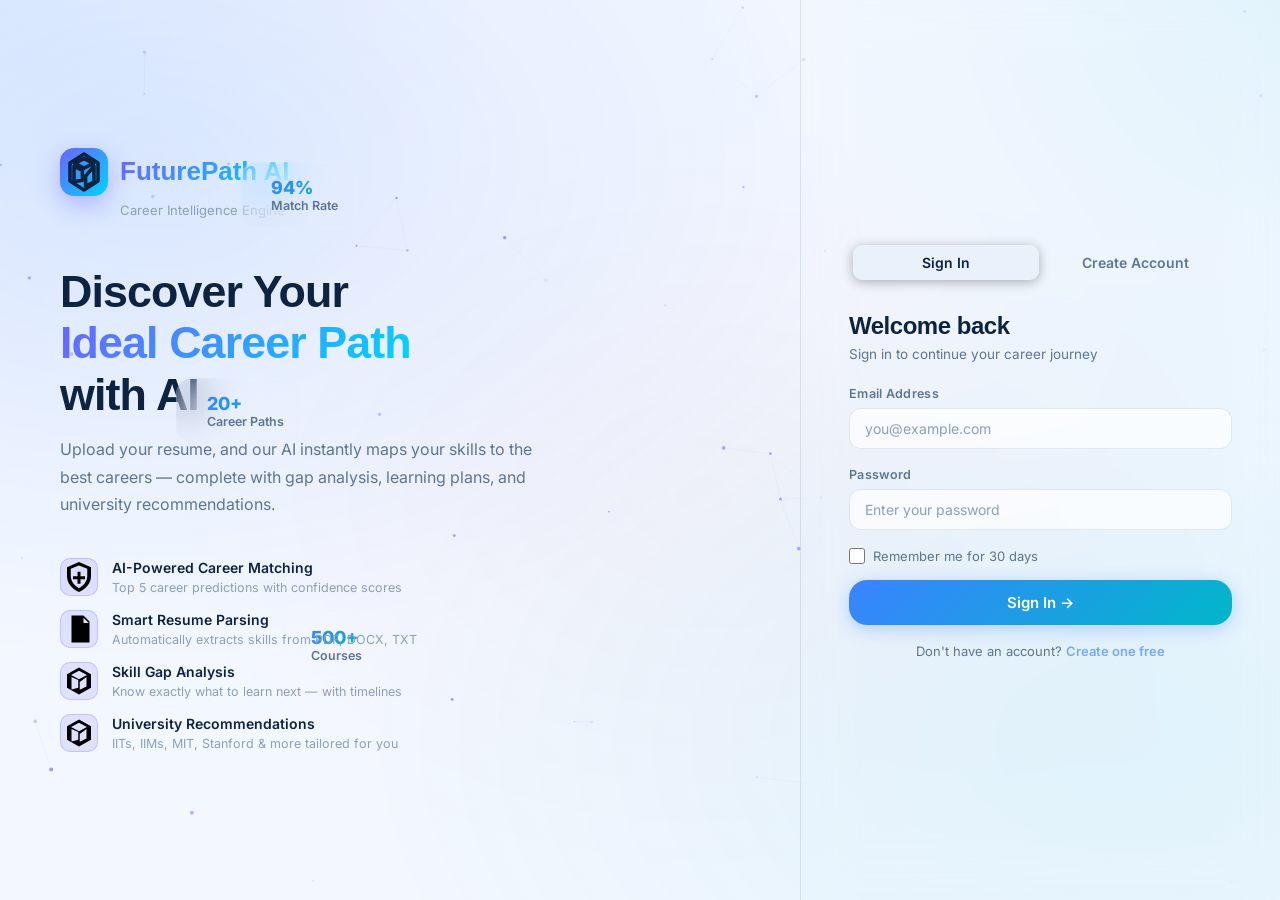
<file: index.html>
<!DOCTYPE html>
<html lang="en">

<head>
  <meta charset="UTF-8" />
  <meta name="viewport" content="width=device-width, initial-scale=1.0" />
  <title>FuturePath AI — Career Recommendation Engine</title>
  <meta name="description"
    content="FuturePath AI analyzes your skills and interests to predict the best career paths with personalized learning recommendations." />
  <link rel="stylesheet" href="css/main.css" />
  <link rel="stylesheet" href="css/auth.css" />
</head>

<body>
  <div class="bg-mesh"></div>
  <canvas id="particles-canvas"></canvas>

  <div class="auth-page">
    <!-- LEFT: Branding -->
    <div class="auth-left">
      <!-- Floating decorations -->
      <div class="floating-card fc-1">
        <div class="fc-icon"><svg viewBox="0 0 24 24" aria-hidden="true"><path d="M12 3 5 7.5v9L12 21l7-4.5v-9L12 3Zm0 2.3 4.7 2.4L12 10.1 7.3 7.7 12 5.3Zm-5 3.8 4.2 2.1v4.9L7 16.9V9.1Zm10 0v7.8l-4.2 2.1v-4.9L17 9.1Z"/></svg></div>
        <div>
          <div class="fc-val">94%</div>
          <div class="fc-text">Match Rate</div>
        </div>
      </div>
      <div class="floating-card fc-2">
        <div class="fc-icon"><svg viewBox="0 0 24 24" aria-hidden="true"><path d="M4 18h16M7 15v-4m5 4V7m5 8v-2"/></svg></div>
        <div>
          <div class="fc-val">20+</div>
          <div class="fc-text">Career Paths</div>
        </div>
      </div>
      <div class="floating-card fc-3">
        <div class="fc-icon"><svg viewBox="0 0 24 24" aria-hidden="true"><path d="M4 7.5 12 4l8 3.5L12 11 4 7.5Zm8 4.5L6 9.8v4.1l6 2.6 6-2.6V9.8l-6 2.2Zm-6 4.8 6 2.4 6-2.4v-1.3l-6 2.4-6-2.4v1.3Z"/></svg></div>
        <div>
          <div class="fc-val">500+</div>
          <div class="fc-text">Courses</div>
        </div>
      </div>

      <div class="auth-brand">
        <div class="brand-logo">
          <div class="brand-icon"><svg viewBox="0 0 24 24" aria-hidden="true"><path d="M12 3 5 7.5v9L12 21l7-4.5v-9L12 3Zm0 2.3 4.7 2.4L12 10.1 7.3 7.7 12 5.3Zm-5 3.8 4.2 2.1v4.9L7 16.9V9.1Zm10 0v7.8l-4.2 2.1v-4.9L17 9.1Z"/></svg></div>
          <div class="brand-name">FuturePath AI</div>
        </div>
        <div class="brand-tagline">Career Intelligence Engine</div>
      </div>

      <div class="auth-hero">
        <h1>Discover Your<br /><span class="gradient-text">Ideal Career Path</span><br />with AI</h1>
        <p>Upload your resume, and our AI instantly maps your skills to the best careers — complete with gap analysis,
          learning plans, and university recommendations.</p>
      </div>

      <div class="auth-features">
        <div class="auth-feature delay-1">
          <div class="auth-feature-icon"><svg viewBox="0 0 24 24" aria-hidden="true"><path d="M12 2 4 5.5v6C4 16.1 7.3 20 12 22c4.7-2 8-5.9 8-10.5v-6L12 2Zm0 2.3 5.5 2.2v4.7c0 3.5-2.2 6.5-5.5 8.3-3.3-1.8-5.5-4.8-5.5-8.3V6.5L12 4.3Zm-1 4.2h2v3h3v2h-3v3h-2v-3H8v-2h3V8.5Z"/></svg></div>
          <div class="auth-feature-text">
            <strong>AI-Powered Career Matching</strong>
            <span>Top 5 career predictions with confidence scores</span>
          </div>
        </div>
        <div class="auth-feature delay-2">
          <div class="auth-feature-icon"><svg viewBox="0 0 24 24" aria-hidden="true"><path d="M7 3h8l4 4v14H7V3Zm8 1.5V8h3.5L15 4.5ZM9 11h6v2H9Zm0 4h6v2H9Z"/></svg></div>
          <div class="auth-feature-text">
            <strong>Smart Resume Parsing</strong>
            <span>Automatically extracts skills from PDF, DOCX, TXT</span>
          </div>
        </div>
        <div class="auth-feature delay-3">
          <div class="auth-feature-icon"><svg viewBox="0 0 24 24" aria-hidden="true"><path d="M12 3 4 7.5v9L12 21l8-4.5v-9L12 3Zm0 2.2L17.3 8 12 10.8 6.7 8 12 5.2Zm-5 4.1 4.5 2.1v5.1L7 17.7v-6.4Zm10 0v6.4l-4.5 2.1v-5.1L17 9.3Z"/></svg></div>
          <div class="auth-feature-text">
            <strong>Skill Gap Analysis</strong>
            <span>Know exactly what to learn next — with timelines</span>
          </div>
        </div>
        <div class="auth-feature delay-4">
          <div class="auth-feature-icon"><svg viewBox="0 0 24 24" aria-hidden="true"><path d="M12 3 4 7.5v9L12 21l8-4.5v-9L12 3Zm0 2.2L17.3 8 12 10.8 6.7 8 12 5.2Zm-5 4.1 4.5 2.1v5.1L7 17.7v-6.4Zm10 0v6.4l-4.5 2.1v-5.1L17 9.3Z"/></svg></div>
          <div class="auth-feature-text">
            <strong>University Recommendations</strong>
            <span>IITs, IIMs, MIT, Stanford & more tailored for you</span>
          </div>
        </div>
      </div>
    </div>

    <!-- RIGHT: Auth Form -->
    <div class="auth-right">
      <div class="auth-card">
        <!-- Tabs -->
        <div class="auth-tabs">
          <button class="auth-tab" data-tab="login" onclick="switchTab('login')">Sign In</button>
          <button class="auth-tab" data-tab="register" onclick="switchTab('register')">Create Account</button>
        </div>

        <!-- ===== LOGIN PANEL ===== -->
        <div id="login-panel">
          <h2>Welcome back</h2>
          <p class="auth-sub">Sign in to continue your career journey</p>

          <div id="login-alert"></div>

          <form id="login-form">
            <div class="form-group">
              <label class="form-label">Email Address</label>
              <input id="login-email" type="email" class="form-input" placeholder="you@example.com" autocomplete="email"
                required />
            </div>
            <div class="form-group">
              <label class="form-label">Password</label>
              <div class="input-wrap">
                <input id="login-password" type="password" class="form-input" placeholder="Enter your password"
                  autocomplete="current-password" required />
                <button type="button" class="toggle-pass" onclick="togglePass('login-password', this)"><svg viewBox="0 0 24 24" aria-hidden="true"><path d="M2 12s3.5-6 10-6 10 6 10 6-3.5 6-10 6-10-6-10-6Z"/><circle cx="12" cy="12" r="3"/></svg></button>
              </div>
            </div>
            <label class="checkbox-row">
              <input type="checkbox" id="login-remember" />
              Remember me for 30 days
            </label>
            <button id="login-btn" type="submit" class="btn btn-primary btn-full btn-lg">
              Sign In →
            </button>
          </form>

          <p class="auth-footer-text">
            Don't have an account? <a onclick="switchTab('register')">Create one free</a>
          </p>
        </div>

        <!-- ===== REGISTER PANEL ===== -->
        <div id="register-panel" style="display:none">
          <h2>Join FuturePath AI</h2>
          <p class="auth-sub">Create your free account in seconds</p>

          <div id="reg-alert"></div>

          <form id="register-form">
            <div class="section-divider">Personal Info</div>
            <div class="form-row">
              <div class="form-group">
                <label class="form-label">Full Name</label>
                <input id="reg-name" type="text" class="form-input" placeholder="Your Name" required />
              </div>
              <div class="form-group">
                <label class="form-label">Phone Number</label>
                <input id="reg-phone" type="tel" class="form-input" placeholder="9876543210" required />
              </div>
            </div>
            <div class="form-group">
              <label class="form-label">Email Address</label>
              <input id="reg-email" type="email" class="form-input" placeholder="you@example.com" required />
            </div>
            <div class="form-group">
              <label class="form-label">Password</label>
              <div class="input-wrap">
                <input id="reg-password" type="password" class="form-input" placeholder="Min. 8 characters" required />
                <button type="button" class="toggle-pass" onclick="togglePass('reg-password', this)"><svg viewBox="0 0 24 24" aria-hidden="true"><path d="M2 12s3.5-6 10-6 10 6 10 6-3.5 6-10 6-10-6-10-6Z"/><circle cx="12" cy="12" r="3"/></svg></button>
              </div>
              <div class="form-hint">Use a mix of letters, numbers, and symbols</div>
            </div>

            <div class="section-divider">Academic Info</div>
            <div class="form-group">
              <label class="form-label">College / University</label>
              <input id="reg-college" type="text" class="form-input" placeholder="IIT Bombay, NIT Trichy, …" required />
            </div>
            <div class="form-row">
              <div class="form-group">
                <label class="form-label">Degree</label>
                <select id="reg-degree" class="form-input" required>
                  <option value="">Select degree</option>
                  <option value="B.Tech">B.Tech</option>
                  <option value="B.E.">B.E.</option>
                  <option value="B.Sc">B.Sc</option>
                  <option value="B.Com">B.Com</option>
                  <option value="B.A">B.A</option>
                  <option value="BCA">BCA</option>
                  <option value="MCA">MCA</option>
                  <option value="M.Tech">M.Tech</option>
                  <option value="M.Sc">M.Sc</option>
                  <option value="MBA">MBA</option>
                  <option value="PhD">PhD</option>
                </select>
              </div>
              <div class="form-group">
                <label class="form-label">Current Year</label>
                <select id="reg-year" class="form-input" required>
                  <option value="">Select year</option>
                  <option value="1st Year">1st Year</option>
                  <option value="2nd Year">2nd Year</option>
                  <option value="3rd Year">3rd Year</option>
                  <option value="4th Year">4th Year</option>
                  <option value="Graduate">Graduate</option>
                </select>
              </div>
            </div>
            <div class="form-group">
              <label class="form-label">Branch / Specialization</label>
              <input id="reg-branch" type="text" class="form-input" placeholder="Computer Science, ECE, Mechanical…"
                required />
            </div>

            <button id="reg-btn" type="submit" class="btn btn-primary btn-full btn-lg" style="margin-top:8px">
              Create Account →
            </button>
          </form>

          <p class="auth-footer-text">
            Already have an account? <a onclick="switchTab('login')">Sign in</a>
          </p>
        </div>
      </div>
    </div>
  </div>

  <script src="js/app.js"></script>
  <script src="js/auth.js"></script>
</body>

</html>
</file>
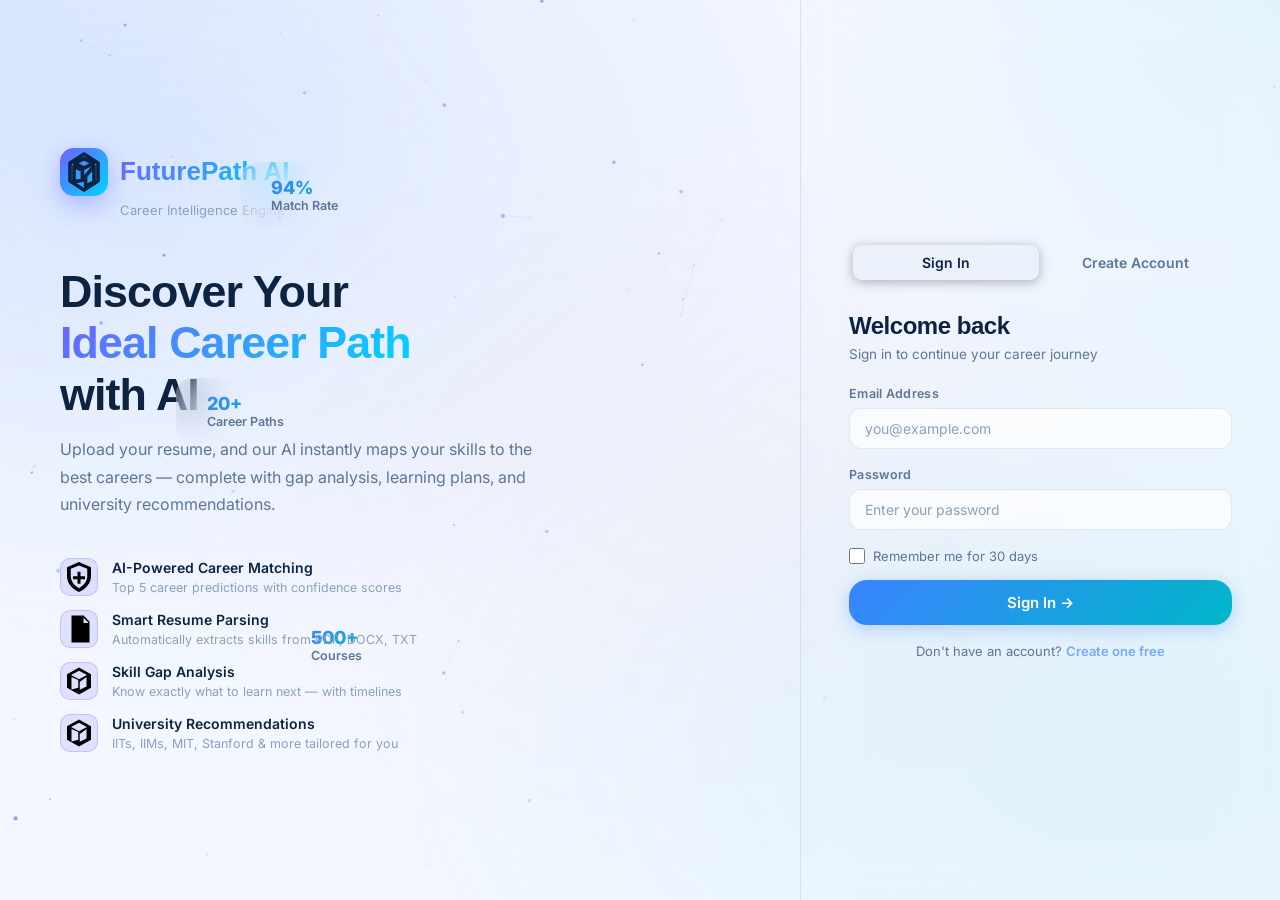
<file: dashboard.html>
<!DOCTYPE html>
<html lang="en">

<head>
  <meta charset="UTF-8" />
  <meta name="viewport" content="width=device-width, initial-scale=1.0" />
  <title>Dashboard — FuturePath AI</title>
  <meta name="description"
    content="Your career intelligence dashboard — overview of skills, predictions, and progress." />
  <link rel="stylesheet" href="css/main.css" />
  <style>
    .welcome-banner {
      background: linear-gradient(135deg, rgba(108, 99, 255, .18) 0%, rgba(0, 212, 255, .08) 100%);
      border: 1px solid rgba(108, 99, 255, .25);
      border-radius: var(--r-xl);
      padding: 28px 32px;
      display: flex;
      align-items: center;
      justify-content: space-between;
      margin-bottom: 28px;
      position: relative;
      overflow: hidden;
    }

    .welcome-banner::before {
      content: '';
      position: absolute;
      right: -40px;
      top: -40px;
      width: 200px;
      height: 200px;
      border-radius: 50%;
      background: radial-gradient(circle, rgba(108, 99, 255, .2), transparent 70%);
    }

    .welcome-left h2 {
      font-size: 24px;
      font-weight: 800;
      margin-bottom: 6px;
    }

    .welcome-left p {
      font-size: 14px;
      color: var(--text-secondary);
      max-width: 400px;
    }

    .welcome-emoji {
      font-size: 60px;
      z-index: 1;
    }

    .profile-complete-card {
      background: var(--bg-card);
      border: 1px solid var(--border);
      border-radius: var(--r-lg);
      padding: 22px 24px;
      margin-bottom: 28px;
    }

    .profile-complete-card .pcc-header {
      display: flex;
      justify-content: space-between;
      align-items: center;
      margin-bottom: 12px;
    }

    .profile-complete-card h3 {
      font-size: 15px;
      font-weight: 700;
    }

    .pcc-pct {
      font-family: 'Outfit', sans-serif;
      font-size: 22px;
      font-weight: 800;
      background: var(--grad-primary);
      -webkit-background-clip: text;
      -webkit-text-fill-color: transparent;
      background-clip: text;
    }

    .quick-actions {
      display: grid;
      grid-template-columns: repeat(2, 1fr);
      gap: 14px;
      margin-bottom: 28px;
    }

    .qa-card {
      background: var(--bg-card);
      border: 1px solid var(--border);
      border-radius: var(--r-lg);
      padding: 18px 20px;
      display: flex;
      align-items: center;
      gap: 14px;
      cursor: pointer;
      transition: var(--transition);
      text-decoration: none;
    }

    .qa-card:hover {
      border-color: var(--border-hover);
      transform: translateY(-2px);
      box-shadow: var(--shadow-glow);
    }

    .qa-icon {
      font-size: 28px;
      width: 50px;
      height: 50px;
      border-radius: var(--r-md);
      display: flex;
      align-items: center;
      justify-content: center;
      background: rgba(108, 99, 255, .12);
      flex-shrink: 0;
    }

    .qa-title {
      font-size: 14px;
      font-weight: 700;
      margin-bottom: 3px;
    }

    .qa-sub {
      font-size: 12px;
      color: var(--text-muted);
    }

    .career-preview {}

    .cp-empty {
      display: flex;
      flex-direction: column;
      align-items: center;
      text-align: center;
      padding: 40px 20px;
      gap: 12px;
    }

    .cp-empty .cp-icon {
      font-size: 40px;
      opacity: .4;
    }

    .cp-empty h3 {
      font-size: 16px;
      font-weight: 600;
      color: var(--text-secondary);
    }

    .cp-empty p {
      font-size: 13px;
      color: var(--text-muted);
      max-width: 300px;
    }

    .mini-career-card {
      display: flex;
      align-items: center;
      gap: 14px;
      padding: 12px 14px;
      border-radius: var(--r-md);
      border: 1px solid var(--border);
      background: rgba(255, 255, 255, .03);
      margin-bottom: 10px;
      transition: var(--transition);
      cursor: pointer;
    }

    .mini-career-card:hover {
      border-color: var(--border-hover);
      background: var(--bg-card-hover);
    }

    .mcc-icon {
      font-size: 22px;
      width: 40px;
      height: 40px;
      border-radius: 10px;
      display: flex;
      align-items: center;
      justify-content: center;
      background: rgba(108, 99, 255, .12);
      flex-shrink: 0;
    }

    .mcc-title {
      font-size: 14px;
      font-weight: 600;
    }

    .mcc-domain {
      font-size: 12px;
      color: var(--text-muted);
    }

    .mcc-score {
      font-family: 'Outfit', sans-serif;
      font-size: 18px;
      font-weight: 800;
      background: var(--grad-primary);
      -webkit-background-clip: text;
      -webkit-text-fill-color: transparent;
      background-clip: text;
      margin-left: auto;
      white-space: nowrap;
    }

    .activity-item {
      display: flex;
      gap: 12px;
      align-items: flex-start;
      padding: 10px 0;
      border-bottom: 1px solid var(--border);
    }

    .activity-item:last-child {
      border-bottom: none;
    }

    .ai-dot {
      width: 8px;
      height: 8px;
      border-radius: 50%;
      margin-top: 5px;
      flex-shrink: 0;
    }

    .ai-text {
      font-size: 13.5px;
      color: var(--text-secondary);
    }

    .ai-time {
      font-size: 11.5px;
      color: var(--text-muted);
      margin-top: 2px;
    }
  </style>
</head>

<body>
  <div class="bg-mesh"></div>
  <div class="app-container">
    <aside class="sidebar" id="sidebar"></aside>
    <main class="main-content">
      <header class="topbar" id="topbar"></header>

      <div class="page-content">
        <!-- Welcome banner -->
        <div class="welcome-banner anim-fade-up" id="welcome-banner">
          <div class="welcome-left">
            <h2 id="welcome-heading">Welcome back</h2>
            <p>Your career intelligence dashboard is ready. Complete your profile to get personalized predictions.</p>
          </div>
          <div class="welcome-emoji"><svg viewBox="0 0 24 24" aria-hidden="true"><path d="M12 3 5 7.5v9L12 21l7-4.5v-9L12 3Zm0 2.3 4.7 2.4L12 10.1 7.3 7.7 12 5.3Zm-5 3.8 4.2 2.1v4.9L7 16.9V9.1Zm10 0v7.8l-4.2 2.1v-4.9L17 9.1Z"/></svg></div>
        </div>

        <!-- Stats -->
        <div class="grid-4 mb-24">
          <div class="stat-card v anim-fade-up delay-1">
            <div class="stat-icon"><svg viewBox="0 0 24 24" aria-hidden="true"><path d="M4 13h7V4h2v9h7v2h-7v7h-2v-7H4z"/></svg></div>
            <div class="stat-value" id="stat-skills">0</div>
            <div class="stat-label">Skills Identified</div>
          </div>
          <div class="stat-card c anim-fade-up delay-2">
            <div class="stat-icon"><svg viewBox="0 0 24 24" aria-hidden="true"><path d="M12 3 4 7.5v9L12 21l8-4.5v-9L12 3Zm0 2.3 4.7 2.4L12 10.1 7.3 7.7 12 5.3Zm-5 3.8 4.2 2.1v4.9L7 16.9V9.1Zm10 0v7.8l-4.2 2.1v-4.9L17 9.1Z"/></svg></div>
            <div class="stat-value" id="stat-careers">0</div>
            <div class="stat-label">Career Matches</div>
          </div>
          <div class="stat-card r anim-fade-up delay-3">
            <div class="stat-icon"><svg viewBox="0 0 24 24" aria-hidden="true"><path d="M4 5.5A2.5 2.5 0 0 1 6.5 3H20v15H6.5A2.5 2.5 0 0 0 4 20.5ZM6 5v12a.5.5 0 0 1-.5-.5V5.5A.5.5 0 0 1 6 5Zm4 3h6M10 11h6M10 15h3"/></svg></div>
            <div class="stat-value" id="stat-courses">0</div>
            <div class="stat-label">Courses Ready</div>
          </div>
          <div class="stat-card g anim-fade-up delay-4">
            <div class="stat-icon"><svg viewBox="0 0 24 24" aria-hidden="true"><path d="M4 19h16M8 16V9m4 7V5m4 11v-4"/></svg></div>
            <div class="stat-value" id="stat-score">0%</div>
            <div class="stat-label">Profile Complete</div>
          </div>
        </div>

        <!-- Profile completeness -->
        <div class="profile-complete-card anim-fade-up delay-2">
          <div class="pcc-header">
            <h3>Profile Completeness</h3>
            <span class="pcc-pct" id="pcc-pct">0%</span>
          </div>
          <div class="progress-bar progress-lg mb-8">
            <div class="progress-fill" id="pcc-bar"></div>
          </div>
          <p style="font-size:13px; color:var(--text-muted)" id="pcc-hint">Complete your profile to unlock better
            predictions.</p>
        </div>

        <div class="grid-2 mb-24">
          <!-- Quick Actions -->
          <div class="card card-flat">
            <div class="section-header mb-20">
              <h2>Quick Actions</h2>
            </div>
            <div class="quick-actions p-0">
              <a href="resume.html" class="qa-card">
                <div class="qa-icon"><svg viewBox="0 0 24 24" aria-hidden="true"><path d="M14 3H7a2 2 0 0 0-2 2v14a2 2 0 0 0 2 2h10a2 2 0 0 0 2-2V8Zm0 0v5h5"/><path d="M9 13h6M9 17h4"/></svg></div>
                <div>
                  <div class="qa-title">Upload Resume</div>
                  <div class="qa-sub">PDF, DOCX, TXT</div>
                </div>
              </a>
              <a href="careers.html" class="qa-card">
                <div class="qa-icon"><svg viewBox="0 0 24 24" aria-hidden="true"><path d="M12 3 4 7.5v9L12 21l8-4.5v-9L12 3Zm0 2.3 4.7 2.4L12 10.1 7.3 7.7 12 5.3Zm-5 3.8 4.2 2.1v4.9L7 16.9V9.1Zm10 0v7.8l-4.2 2.1v-4.9L17 9.1Z"/></svg></div>
                <div>
                  <div class="qa-title">Get Predictions</div>
                  <div class="qa-sub">AI career matches</div>
                </div>
              </a>
              <a href="profile.html" class="qa-card">
                <div class="qa-icon"><svg viewBox="0 0 24 24" aria-hidden="true"><path d="M12 12a4 4 0 1 0-4-4 4 4 0 0 0 4 4Zm0 2c-4.42 0-8 2.24-8 5v1h16v-1c0-2.76-3.58-5-8-5Z"/></svg></div>
                <div>
                  <div class="qa-title">Edit Profile</div>
                  <div class="qa-sub">Skills & projects</div>
                </div>
              </a>
              <a href="education.html" class="qa-card">
                <div class="qa-icon"><svg viewBox="0 0 24 24" aria-hidden="true"><path d="M3 10 12 5l9 5-9 5-9-5Zm9 5v4M6 12.5v3.2M18 12.5v3.2"/></svg></div>
                <div>
                  <div class="qa-title">Higher Ed</div>
                  <div class="qa-sub">IITs, MIT, Stanford</div>
                </div>
              </a>
            </div>
          </div>

          <!-- Career Predictions Preview -->
          <div class="card card-flat">
            <div class="section-header">
              <h2>Top Career Matches</h2>
              <a href="careers.html" class="btn btn-secondary btn-sm">View All →</a>
            </div>
            <div id="career-preview-list"></div>
          </div>
        </div>

        <!-- Bottom row -->
        <div class="grid-2">
          <!-- Skills preview -->
          <div class="card card-flat">
            <div class="section-header">
              <h2>Your Skills</h2>
              <a href="profile.html" class="btn btn-secondary btn-sm">Add Skills</a>
            </div>
            <div id="skills-preview" class="flex flex-wrap gap-6" style="min-height:60px"></div>
          </div>

          <!-- Activity -->
          <div class="card card-flat">
            <div class="section-header">
              <h2>Recent Activity</h2>
            </div>
            <div id="activity-list">
              <div class="activity-item">
                <div class="ai-dot" style="background:var(--primary)"></div>
                <div>
                  <div class="ai-text">Account created — Welcome to FuturePath AI!</div>
                  <div class="ai-time">Just now</div>
                </div>
              </div>
            </div>
          </div>
        </div>
      </div>
    </main>
  </div>

  <script src="js/app.js"></script>
  <script src="js/ai-engine.js"></script>
  <script>
    document.addEventListener('DOMContentLoaded', async () => {
      requireAuth();
      const user = getCurrentUser();
      renderSidebar('dashboard');
      renderTopbar('Dashboard', `Welcome back, ${user.name.split(' ')[0]}!`);

      document.getElementById('welcome-heading').textContent =
        `Welcome back, ${user.name.split(' ')[0]}`;

      const skills = user.profile.skills || [];
      const score = calcProfileScore(user);
      const careers = user.careerCache || [];
      const courses = careers.length > 0
        ? (await getLearningRecommendations(careers.flatMap(c => c.missingSkills || []))).length
        : 0;

      // Animate stat counters
      function animateCounter(id, target, suffix = '') {
        const el = document.getElementById(id);
        if (!el) return;
        let cur = 0; const step = Math.ceil(target / 30);
        const t = setInterval(() => {
          cur = Math.min(cur + step, target);
          el.textContent = cur + suffix;
          if (cur >= target) clearInterval(t);
        }, 40);
      }
      animateCounter('stat-skills', skills.length);
      animateCounter('stat-careers', careers.length);
      animateCounter('stat-courses', courses);
      animateCounter('stat-score', score, '%');
      animateCounter('pcc-pct', score, '%');

      setTimeout(() => {
        document.getElementById('pcc-bar').style.width = score + '%';
      }, 200);

      const hints = {
        0: 'Upload your resume and fill in skills to get AI predictions.',
        50: 'Great start! Add certifications and projects for better results.',
        80: 'Almost there! Upload resume to maximize prediction accuracy.',
        100: 'Profile complete! Your AI predictions are at maximum accuracy.',
      };
      const hintKey = score >= 100 ? 100 : score >= 80 ? 80 : score >= 50 ? 50 : 0;
      document.getElementById('pcc-hint').textContent = hints[hintKey];

      // Career preview
      const cpList = document.getElementById('career-preview-list');
      if (careers.length === 0) {
        cpList.innerHTML = `
      <div class="cp-empty">
        <div class="cp-icon">🎯</div>
        <h3>No predictions yet</h3>
        <p>Add your skills and visit Career Paths to get your top 5 matches.</p>
        <a href="careers.html" class="btn btn-primary btn-sm" style="margin-top:8px">Predict My Career →</a>
      </div>`;
      } else {
        cpList.innerHTML = careers.slice(0, 4).map(c => `
      <div class="mini-career-card" onclick="location.href='careers.html'">
        <div class="mcc-icon">${c.icon}</div>
        <div><div class="mcc-title">${c.title}</div><div class="mcc-domain">${c.domain}</div></div>
        <div class="mcc-score">${c.score}%</div>
      </div>`).join('');
      }

      // Skills preview
      const sp = document.getElementById('skills-preview');
      if (skills.length === 0) {
        sp.innerHTML = '<span class="text-muted text-sm" style="padding:8px 0">No skills added yet. Go to Profile or upload your Resume.</span>';
      } else {
        sp.innerHTML = skills.slice(0, 18).map(s => `<span class="tag tag-primary">${s}</span>`).join('');
        if (skills.length > 18) sp.innerHTML += `<span class="tag tag-ghost">+${skills.length - 18} more</span>`;
      }

      // Activity
      const acts = [];
      if (user.profile.resumeFile) acts.push({ text: `Resume uploaded: ${user.profile.resumeFile}`, time: user.profile.resumeDate, color: 'var(--secondary)' });
      if (careers.length > 0) acts.push({ text: `Career predictions generated — Top: ${careers[0]?.title}`, time: new Date().toISOString(), color: 'var(--primary)' });
      if (skills.length > 0) acts.push({ text: `${skills.length} skills identified in your profile`, time: user.createdAt, color: 'var(--success)' });

      if (acts.length > 0) {
        document.getElementById('activity-list').innerHTML = acts.map(a => `
      <div class="activity-item">
        <div class="ai-dot" style="background:${a.color}"></div>
        <div>
          <div class="ai-text">${a.text}</div>
          <div class="ai-time">${relativeTime(a.time)}</div>
        </div>
      </div>`).join('') + `
      <div class="activity-item">
        <div class="ai-dot" style="background:var(--primary)"></div>
        <div><div class="ai-text">Account created — Welcome to FuturePath AI!</div>
          <div class="ai-time">${formatDate(user.createdAt)}</div></div>
      </div>`;
      }
    });
  </script>
</body>

</html>
</file>
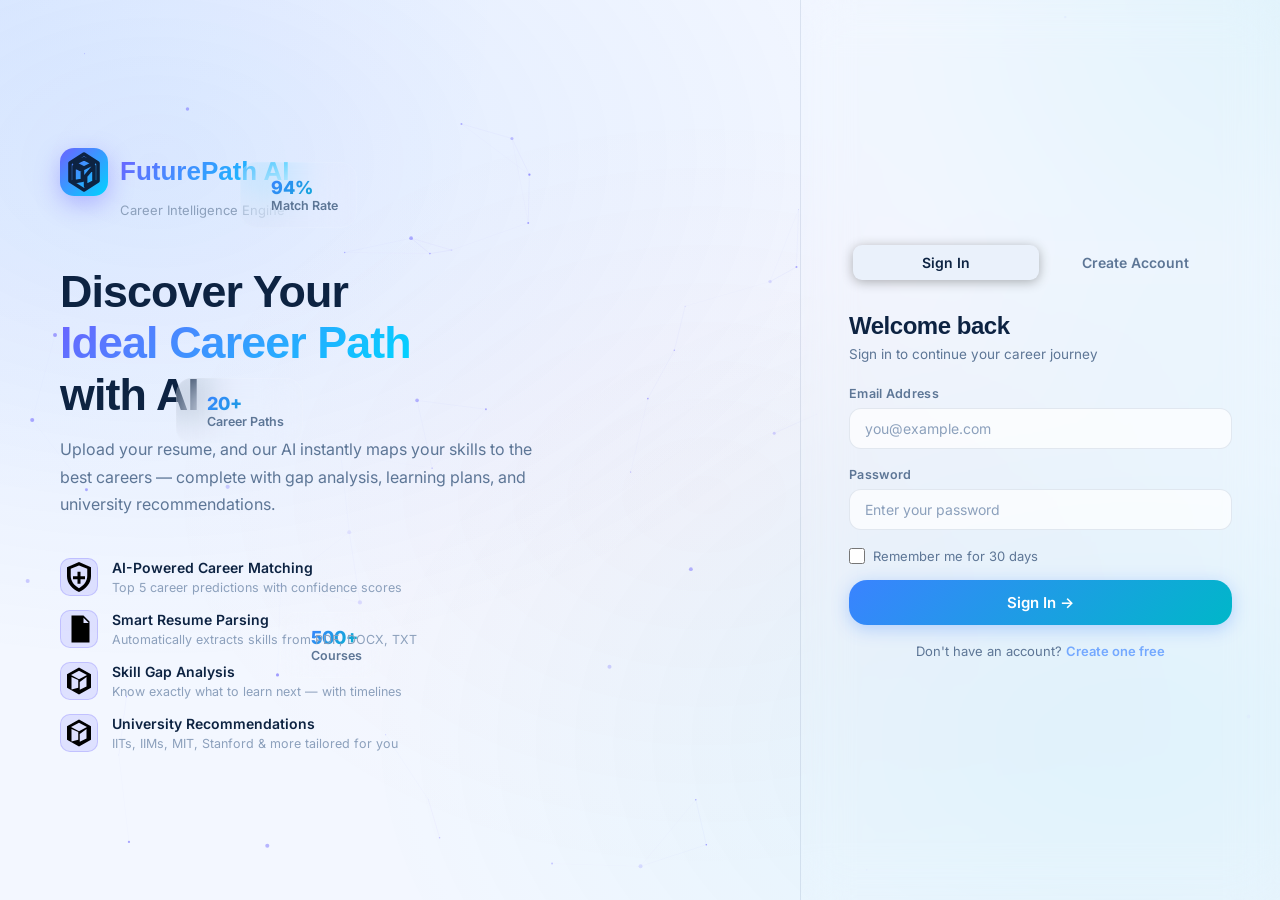
<file: education.html>
<!DOCTYPE html>
<html lang="en">

<head>
  <meta charset="UTF-8" />
  <meta name="viewport" content="width=device-width, initial-scale=1.0" />
  <title>Higher Education — FuturePath AI</title>
  <meta name="description"
    content="University recommendations, entrance exams, and scholarships for your target career." />
  <link rel="stylesheet" href="css/main.css" />
  <style>
    .edu-tabs {
      display: flex;
      gap: 4px;
      background: rgba(255, 255, 255, .04);
      border-radius: var(--r-md);
      padding: 4px;
      margin-bottom: 24px;
      width: fit-content;
    }

    .edu-tab {
      padding: 9px 20px;
      border: none;
      border-radius: 10px;
      font-family: 'Inter', sans-serif;
      font-size: 14px;
      font-weight: 600;
      cursor: pointer;
      transition: var(--transition);
      background: transparent;
      color: var(--text-secondary);
    }

    .edu-tab.active {
      background: var(--bg-secondary);
      color: var(--text-primary);
      box-shadow: 0 2px 12px rgba(0, 0, 0, .3);
    }

    .type-filter {
      display: flex;
      gap: 8px;
      margin-bottom: 20px;
    }

    .tf-btn {
      padding: 7px 16px;
      border-radius: 100px;
      font-size: 13px;
      font-weight: 600;
      border: 1px solid var(--border);
      background: transparent;
      color: var(--text-secondary);
      cursor: pointer;
      transition: var(--transition);
    }

    .tf-btn:hover {
      border-color: var(--primary);
      color: var(--primary-light);
    }

    .tf-btn.active {
      background: rgba(108, 99, 255, .18);
      border-color: var(--primary);
      color: var(--primary-light);
    }

    .uni-grid {
      display: grid;
      grid-template-columns: repeat(2, 1fr);
      gap: 16px;
    }

    .uni-card-full {
      background: var(--bg-card);
      border: 1px solid var(--border);
      border-radius: var(--r-lg);
      overflow: hidden;
      transition: var(--transition);
    }

    .uni-card-full:hover {
      border-color: var(--border-hover);
      transform: translateY(-3px);
      box-shadow: var(--shadow-glow);
    }

    .uc-header {
      padding: 18px 20px;
      background: linear-gradient(135deg, rgba(108, 99, 255, .08), rgba(0, 212, 255, .04));
      border-bottom: 1px solid var(--border);
      position: relative;
    }

    .uc-flag {
      position: absolute;
      top: 14px;
      right: 14px;
      font-size: 20px;
    }

    .uc-name {
      font-family: 'Outfit', sans-serif;
      font-size: 17px;
      font-weight: 800;
      margin-bottom: 3px;
    }

    .uc-loc {
      font-size: 12px;
      color: var(--text-muted);
    }

    .uc-rank {
      margin-top: 8px;
    }

    .uc-body {
      padding: 16px 20px;
    }

    .uc-row {
      display: flex;
      justify-content: space-between;
      align-items: center;
      padding: 7px 0;
      border-bottom: 1px solid rgba(255, 255, 255, .04);
      font-size: 13px;
    }

    .uc-row:last-child {
      border-bottom: none;
    }

    .uc-key {
      color: var(--text-secondary);
    }

    .uc-val {
      font-weight: 600;
      color: var(--text-primary);
      max-width: 180px;
      text-align: right;
    }

    .programs-list {
      display: flex;
      flex-wrap: wrap;
      gap: 5px;
      margin-top: 10px;
    }

    .uc-footer {
      padding: 12px 20px;
      border-top: 1px solid var(--border);
      display: flex;
      gap: 8px;
    }

    /* Exam cards */
    .exam-grid {
      display: grid;
      grid-template-columns: repeat(2, 1fr);
      gap: 16px;
    }

    .exam-card {
      background: var(--bg-card);
      border: 1px solid var(--border);
      border-radius: var(--r-lg);
      padding: 20px;
      transition: var(--transition);
    }

    .exam-card:hover {
      border-color: var(--border-hover);
      transform: translateY(-2px);
    }

    .exam-card .ec-top {
      display: flex;
      align-items: center;
      gap: 12px;
      margin-bottom: 12px;
    }

    .exam-logo {
      width: 44px;
      height: 44px;
      border-radius: var(--r-sm);
      background: rgba(108, 99, 255, .15);
      border: 1px solid rgba(108, 99, 255, .25);
      display: flex;
      align-items: center;
      justify-content: center;
      font-family: 'Outfit', sans-serif;
      font-size: 14px;
      font-weight: 800;
      color: var(--primary-light);
      flex-shrink: 0;
    }

    .ec-name {
      font-family: 'Outfit', sans-serif;
      font-size: 20px;
      font-weight: 800;
      margin-bottom: 2px;
    }

    .ec-full {
      font-size: 12px;
      color: var(--text-muted);
    }

    .ec-desc {
      font-size: 13.5px;
      color: var(--text-secondary);
      line-height: 1.6;
      margin-bottom: 12px;
    }

    .ec-meta {
      display: flex;
      gap: 8px;
      flex-wrap: wrap;
    }

    /* Scholarship cards */
    .sch-grid {
      display: grid;
      grid-template-columns: repeat(2, 1fr);
      gap: 14px;
    }

    .sch-card {
      background: linear-gradient(135deg, rgba(255, 215, 0, .06), rgba(108, 99, 255, .05));
      border: 1px solid rgba(255, 215, 0, .2);
      border-radius: var(--r-lg);
      padding: 18px 20px;
      transition: var(--transition);
    }

    .sch-card:hover {
      transform: translateY(-2px);
      border-color: rgba(255, 215, 0, .4);
    }

    .sch-name {
      font-size: 15px;
      font-weight: 700;
      margin-bottom: 4px;
    }

    .sch-amount {
      font-family: 'Outfit', sans-serif;
      font-size: 18px;
      font-weight: 800;
      color: var(--warning);
      margin-bottom: 8px;
    }

    .sch-meta {
      font-size: 12px;
      color: var(--text-muted);
    }

    .tab-panel {
      display: none;
    }

    .tab-panel.active {
      display: block;
    }

    .country-icon-india {}

    .country-icon-abroad {}
  </style>
</head>

<body>
  <div class="bg-mesh"></div>
  <div class="app-container">
    <aside class="sidebar" id="sidebar"></aside>
    <main class="main-content">
      <header class="topbar" id="topbar"></header>

      <div class="page-content">
        <!-- Tabs -->
        <div class="edu-tabs">
          <button class="edu-tab active" onclick="switchEduTab('universities')">Universities</button>
          <button class="edu-tab" onclick="switchEduTab('exams')">Entrance Exams</button>
          <button class="edu-tab" onclick="switchEduTab('scholarships')">Scholarships</button>
        </div>

        <!-- UNIVERSITIES PANEL -->
        <div id="tab-universities" class="tab-panel active">
          <div class="type-filter">
            <button class="tf-btn active" onclick="filterUni('all')">All Universities</button>
            <button class="tf-btn" onclick="filterUni('Indian')">Indian</button>
            <button class="tf-btn" onclick="filterUni('Foreign')">International</button>
          </div>
          <div id="uni-grid" class="uni-grid"></div>
        </div>

        <!-- EXAMS PANEL -->
        <div id="tab-exams" class="tab-panel">
          <div class="type-filter">
            <button class="tf-btn active" onclick="filterExam('all')">All Exams</button>
            <button class="tf-btn" onclick="filterExam('Indian')">Indian</button>
            <button class="tf-btn" onclick="filterExam('Foreign')">International</button>
          </div>
          <div id="exam-grid" class="exam-grid"></div>
        </div>

        <!-- SCHOLARSHIPS PANEL -->
        <div id="tab-scholarships" class="tab-panel">
          <div id="sch-grid" class="sch-grid"></div>
        </div>
      </div>
    </main>
  </div>

  <script src="js/app.js"></script>
  <script src="js/education.js"></script>
  <script>
    let currentUniFilter = 'all';
    let currentExamFilter = 'all';

    document.addEventListener('DOMContentLoaded', () => {
      requireAuth();
      renderSidebar('education');
      renderTopbar('Higher Education', 'Universities, entrance exams & scholarships for your career');

      renderUniversities('all');
      renderExams('all');
      renderScholarships();
    });

    function switchEduTab(tab) {
      document.querySelectorAll('.edu-tab').forEach((t, i) => {
        const tabs = ['universities', 'exams', 'scholarships'];
        t.classList.toggle('active', tabs[i] === tab);
      });
      document.querySelectorAll('.tab-panel').forEach(p => p.classList.remove('active'));
      document.getElementById('tab-' + tab).classList.add('active');
    }

    function filterUni(type) {
      currentUniFilter = type;
      document.querySelectorAll('.type-filter .tf-btn').forEach(b => b.classList.remove('active'));
      event.target.classList.add('active');
      renderUniversities(type);
    }

    function filterExam(type) {
      currentExamFilter = type;
      document.querySelectorAll('#tab-exams .tf-btn').forEach(b => b.classList.remove('active'));
      event.target.classList.add('active');
      renderExams(type);
    }

    function renderUniversities(type) {
      const list = type === 'all' ? UNIVERSITIES : UNIVERSITIES.filter(u => u.type === type);
      const flags = { 'Indian': 'IN', 'Foreign': 'INT' };

      document.getElementById('uni-grid').innerHTML = list.map(u => `
    <div class="uni-card-full anim-fade-in">
      <div class="uc-header">
        <div class="uc-flag">${flags[u.type]}</div>
        <div class="uc-name">${u.name}</div>
        <div class="uc-loc">${u.location}</div>
        <div class="uc-rank"><span class="tag tag-primary text-xs">${u.ranking}</span></div>
      </div>
      <div class="uc-body">
        <div class="uc-row">
          <span class="uc-key">Tuition Fees</span>
          <span class="uc-val">${u.fees}</span>
        </div>
        <div class="uc-row">
          <span class="uc-key">Avg Placement</span>
          <span class="uc-val">${u.placement}</span>
        </div>
        <div class="uc-row">
          <span class="uc-key">Entrance Exams</span>
          <span class="uc-val">${u.exams.join(', ')}</span>
        </div>
        <div class="uc-row">
          <span class="uc-key">Scholarships</span>
          <span class="uc-val">${u.scholarship}</span>
        </div>
        <div style="margin-top:10px">
          <div class="text-xs text-muted mb-6">Available Programs:</div>
          <div class="programs-list">
            ${u.programs.map(p => `<span class="tag tag-ghost text-xs">${p}</span>`).join('')}
          </div>
        </div>
      </div>
      <div class="uc-footer">
        <a href="${u.url}" target="_blank" class="btn btn-secondary btn-sm">Visit Website →</a>
      </div>
    </div>`).join('');
    }

    function renderExams(type) {
      const list = type === 'all' ? ENTRANCE_EXAMS : ENTRANCE_EXAMS.filter(e => e.type === type);
      document.getElementById('exam-grid').innerHTML = list.map(e => `
    <div class="exam-card anim-fade-in">
      <div class="ec-top">
        <div class="exam-logo">${e.name}</div>
        <div>
          <div class="ec-name">${e.name}</div>
          <div class="ec-full">${e.full}</div>
        </div>
      </div>
      <p class="ec-desc">${e.desc}</p>
      <div class="ec-meta">
        <span class="tag tag-ghost text-xs">${e.month}</span>
        <span class="tag tag-ghost text-xs">${e.frequency}</span>
        <span class="tag tag-cyan text-xs">${e.eligibility}</span>
      </div>
      <div class="flex flex-wrap gap-5 mt-10">
        ${e.forDomains.map(d => `<span class="tag tag-primary text-xs">${d}</span>`).join('')}
      </div>
    </div>`).join('');
    }

    function renderScholarships() {
      document.getElementById('sch-grid').innerHTML = SCHOLARSHIPS.map(s => `
    <div class="sch-card anim-fade-in">
      <div class="sch-name">${s.name}</div>
      <div class="sch-amount">${s.amount}</div>
      <div class="flex gap-8 flex-wrap">
        <span class="tag tag-ghost text-xs">${s.country}</span>
        <span class="tag tag-ghost text-xs">${s.provider}</span>
      </div>
    </div>`).join('');
    }
  </script>
</body>

</html>
</file>
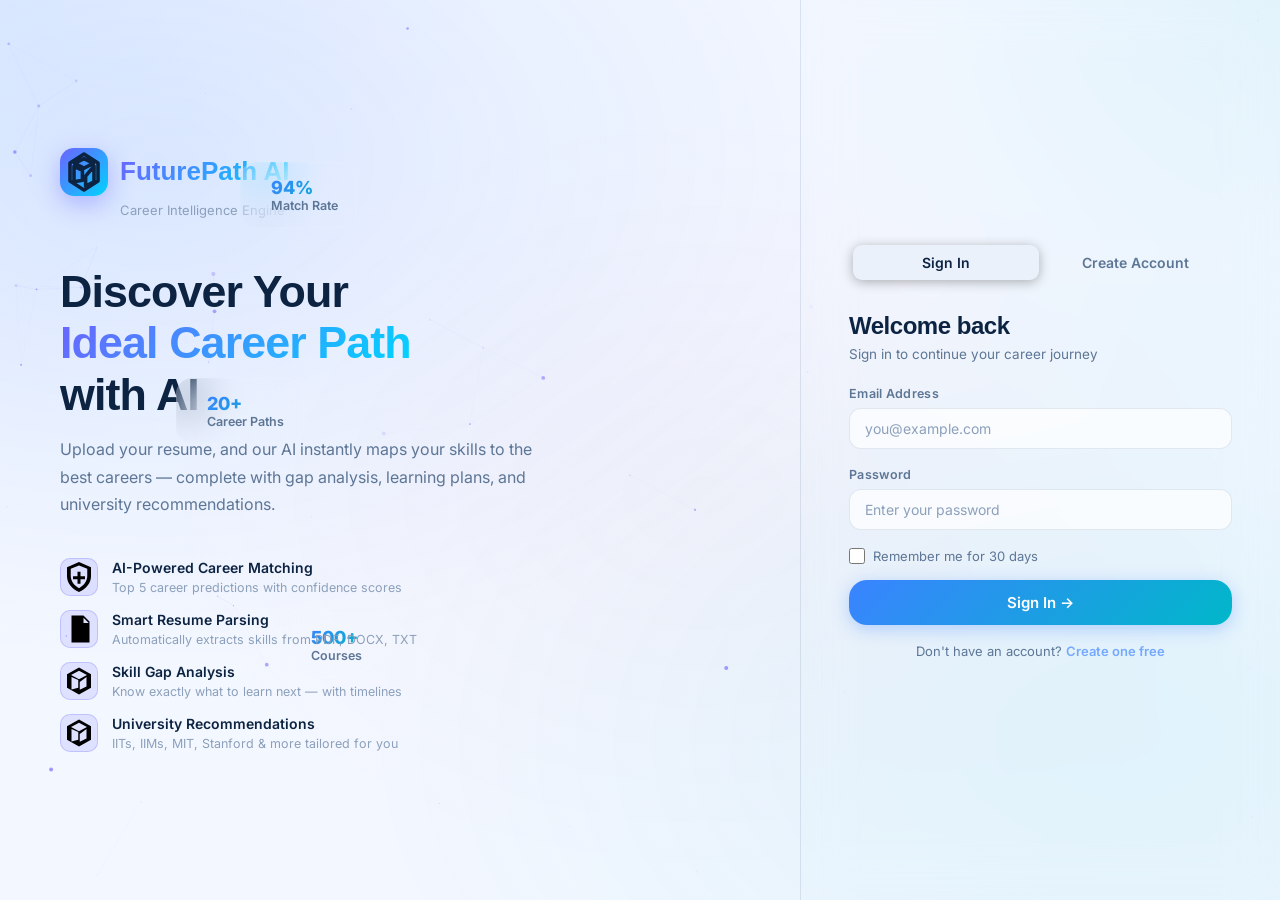
<file: jaccard.html>
<!DOCTYPE html>
<html lang="en">
<head>
  <meta charset="UTF-8">
  <meta name="viewport" content="width=device-width, initial-scale=1.0">
  <title>Jaccard Career Matches — FuturePath AI</title>
  <link rel="stylesheet" href="css/main.css">
  <style>
    .predict-banner { background:var(--grad-card); border:1px solid rgba(108,99,255,.25); border-radius:var(--r-xl); padding:28px 32px; display:flex; align-items:center; justify-content:space-between; margin-bottom:28px; }
    .career-grid { display:grid; grid-template-columns:repeat(2,1fr); gap:20px; }
    .career-card { background:var(--bg-card); border:1px solid var(--border); border-radius:var(--r-xl); padding:22px; }
    .career-card:first-child { grid-column:1 / -1; border-color:rgba(255,215,0,.4); }
    .career-title { font-size:20px; font-weight:800; } .career-domain,.career-desc,.reason { color:var(--text-secondary); font-size:13px; }
    .career-desc { line-height:1.6; margin:14px 0; } .score { font-size:32px; font-weight:900; color:var(--primary-light); margin:16px 0 4px; }
    .tags { display:flex; flex-wrap:wrap; gap:6px; margin:12px 0; } .reasoning { margin-top:14px; padding:12px; border:1px solid rgba(108,99,255,.2); border-radius:var(--r-md); background:rgba(108,99,255,.07); }
    .empty { text-align:center; padding:60px 20px; color:var(--text-secondary); }
  </style>
</head>
<body>
<div class="bg-mesh"></div><div class="app-container"><aside class="sidebar" id="sidebar"></aside><main class="main-content">
  <header class="topbar" id="topbar"></header><div id="page-alert" style="padding:0 36px"></div>
  <div class="page-content"><div class="predict-banner"><div><h2>Jaccard Career Matches</h2><p>Recommendations calculated from skill-set similarity only.</p></div><div class="flex gap-10 items-center"><span id="skill-count" class="tag tag-primary"></span><button id="predict-btn" class="btn btn-primary" onclick="runPrediction()">Generate Jaccard Matches</button></div></div><div id="careers-content"></div></div>
</main></div>
<script src="js/app.js"></script><script src="js/ai-engine.js"></script>
<script>
document.addEventListener('DOMContentLoaded', () => {
  requireAuth(); renderSidebar('jaccard'); renderTopbar('Jaccard Matches', 'Career recommendations from Jaccard skill similarity');
  const user=getCurrentUser(), skills=user.profile.skills||[]; document.getElementById('skill-count').textContent=`${skills.length} skills`;
  if (!skills.length) renderEmpty('Add skills in your profile or upload a resume before generating matches.');
  else if (user.jaccardCareerCache?.length) renderCareers(user.jaccardCareerCache); else renderEmpty('Generate your top five Jaccard-similarity career matches.');
});
function renderEmpty(message) { document.getElementById('careers-content').innerHTML=`<div class="empty"><h2>Ready to compare skills</h2><p>${message}</p></div>`; }
async function runPrediction() {
  const user=getCurrentUser(), skills=user.profile.skills||[], btn=document.getElementById('predict-btn'); if (!skills.length) return renderEmpty('Add skills before generating matches.');
  btn.disabled=true; btn.textContent='Analyzing...';
  try { const results=await predictCareersJaccard(skills,user.profile.interests||[],parseFloat(user.profile.cgpa)||0); user.jaccardCareerCache=results; saveCurrentUser(user); renderCareers(results); showAlert('page-alert',`Top ${results.length} Jaccard matches generated.`,'success'); }
  catch (error) { showAlert('page-alert',error.message,'error'); } finally { btn.disabled=false; btn.textContent='Re-generate Jaccard Matches'; }
}
function renderCareers(careers) { document.getElementById('careers-content').innerHTML=`<div class="career-grid">${careers.map((c,index)=>`<article class="career-card"><div class="career-title">${index+1}. ${c.icon} ${c.title}</div><div class="career-domain">${c.domain}</div><div class="score">${c.score}% <span class="text-xs text-muted">Jaccard similarity</span></div><div class="progress-bar progress-xl"><div class="progress-fill" style="width:${c.score}%"></div></div><p class="career-desc">${c.description}</p><div class="text-xs text-muted">Matching skills</div><div class="tags">${(c.matchedSkills||[]).slice(0,5).map(skill=>`<span class="tag tag-success">${skill}</span>`).join('')||'<span class="tag tag-ghost">No exact matches yet</span>'}</div><div class="reasoning">${(c.reasons||[]).map(reason=>`<div class="reason">• ${reason}</div>`).join('')}</div><div class="mt-16"><a class="btn btn-secondary btn-sm" href="skills.html?career=${c.id}">Skill Gap Analysis</a></div></article>`).join('')}</div>`; }
</script>
</body>
</html>
</file>
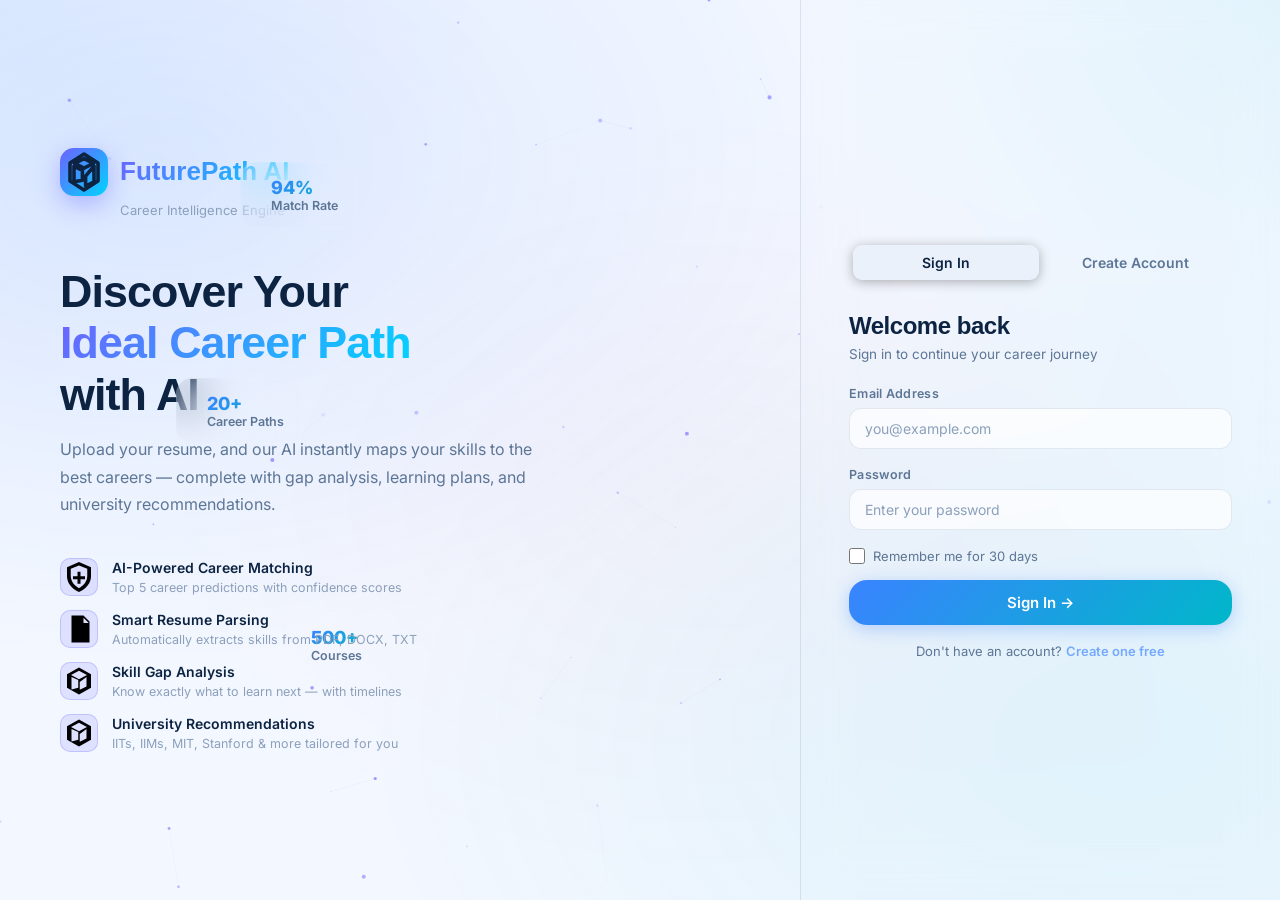
<file: learning.html>
<!DOCTYPE html>
<html lang="en">
<head>
  <meta charset="UTF-8" />
  <meta name="viewport" content="width=device-width, initial-scale=1.0" />
  <title>Learning Paths — FuturePath AI</title>
  <meta name="description" content="Curated course recommendations to bridge your skill gaps from top providers." />
  <link rel="stylesheet" href="css/main.css" />
  <style>
    .filter-bar {
      display: flex; gap: 10px; margin-bottom: 24px; flex-wrap: wrap; align-items: center;
    }
    .filter-btn {
      padding: 7px 16px; border-radius: 100px; font-size: 13px; font-weight: 600;
      border: 1px solid var(--border); background: transparent; color: var(--text-secondary);
      cursor: pointer; transition: var(--transition);
    }
    .filter-btn:hover  { border-color: var(--primary); color: var(--primary-light); }
    .filter-btn.active { background: rgba(108,99,255,.18); border-color: var(--primary); color: var(--primary-light); }

    .course-grid { display: grid; grid-template-columns: repeat(2,1fr); gap: 16px; }

    .course-card-full {
      background: var(--bg-card); border: 1px solid var(--border);
      border-radius: var(--r-lg); padding: 20px; transition: var(--transition);
      display: flex; flex-direction: column; gap: 12px;
    }
    .course-card-full:hover {
      border-color: var(--border-hover); transform: translateY(-2px);
      box-shadow: var(--shadow-glow);
    }

    .cc-top { display: flex; gap: 14px; align-items: flex-start; }
    .cc-logo {
      width: 46px; height: 46px; border-radius: var(--r-sm);
      display: flex; align-items: center; justify-content: center;
      font-size: 22px; flex-shrink: 0;
      background: rgba(255,255,255,.06); border: 1px solid var(--border);
    }
    .cc-provider { font-size: 11px; font-weight: 700; color: var(--text-muted); letter-spacing:.5px; text-transform:uppercase; margin-bottom: 3px; }
    .cc-title    { font-size: 15px; font-weight: 700; line-height: 1.3; }
    .cc-skill    { display: inline-flex; align-items: center; gap: 4px; }

    .cc-meta { display: flex; gap: 8px; flex-wrap: wrap; }
    .cc-footer { display: flex; gap: 10px; align-items: center; margin-top: auto; }
    .cc-rating { font-size: 12px; color: var(--warning); display: flex; align-items: center; gap: 4px; }

    .career-filter-row {
      display: flex; gap: 10px; margin-bottom: 16px; flex-wrap: wrap;
    }

    .section-banner {
      background: linear-gradient(135deg, rgba(0,212,255,.08), rgba(108,99,255,.08));
      border: 1px solid rgba(0,212,255,.2);
      border-radius: var(--r-lg); padding: 18px 22px; margin-bottom: 20px;
      display: flex; align-items: center; gap: 14px;
    }
    .section-banner .sb-icon { font-size: 30px; }
    .section-banner h3  { font-size: 16px; font-weight: 700; margin-bottom: 3px; }
    .section-banner p   { font-size: 13px; color: var(--text-secondary); }

    .no-courses { text-align: center; padding: 48px 20px; }
    .no-courses .nc-icon { font-size: 48px; opacity: .4; margin-bottom: 12px; }
    .no-courses h3 { font-size: 18px; margin-bottom: 8px; }
    .no-courses p  { color: var(--text-secondary); }

    .stats-row { display: flex; gap: 10px; margin-bottom: 24px; flex-wrap: wrap; }
    .mini-stat {
      background: var(--bg-card); border: 1px solid var(--border);
      border-radius: var(--r-md); padding: 10px 16px;
      display: flex; align-items: center; gap: 8px;
    }
    .ms-val { font-family:'Outfit',sans-serif; font-size:18px; font-weight:800;
      background:var(--grad-primary); -webkit-background-clip:text;
      -webkit-text-fill-color:transparent; background-clip:text; }
    .ms-label { font-size: 12px; color: var(--text-muted); }
  </style>
</head>
<body>
<div class="bg-mesh"></div>
<div class="app-container">
  <aside class="sidebar" id="sidebar"></aside>
  <main class="main-content">
    <header class="topbar" id="topbar"></header>

    <div class="page-content">
      <div id="learning-content"></div>
    </div>
  </main>
</div>

<script src="js/app.js"></script>
<script src="js/ai-engine.js"></script>
<script>
let allCourses = [];
let activeFilter = 'all';

document.addEventListener('DOMContentLoaded', async () => {
  requireAuth();
  renderSidebar('learning');
  renderTopbar('Learning Paths', 'Curated courses to bridge your skill gaps');

  const user    = getCurrentUser();
  const careers = user.careerCache || [];
  const params  = new URLSearchParams(window.location.search);
  const careerId = params.get('career');

  if (careers.length === 0) {
    document.getElementById('learning-content').innerHTML = `
      <div class="no-courses">
        <div class="nc-icon"><svg viewBox="0 0 24 24" aria-hidden="true"><path d="M4 5.5A2.5 2.5 0 0 1 6.5 3H20v15H6.5A2.5 2.5 0 0 0 4 20.5ZM6 5v12a.5.5 0 0 1-.5-.5V5.5A.5.5 0 0 1 6 5Zm4 3h6M10 11h6M10 15h3"/></svg></div>
        <h3>No Predictions Yet</h3>
        <p>Run career predictions first to get personalized course recommendations.</p>
        <a href="recommendations.html" class="btn btn-primary" style="margin-top:16px">Get Predictions →</a>
      </div>`;
    return;
  }

  // Collect all missing skills across careers
  const gaps = await Promise.all(careers.map(async c => ({
    career: c,
    missing: (await getSkillGap(user.profile.skills || [], c)).missing,
  })));
  const missingByCareer = Object.fromEntries(gaps.map(gap => [gap.career.id, gap]));

  // Get recommended course for target career or all
  const targetCareer = careers.find(c => c.id === careerId);
  const focusMissing = targetCareer
    ? missingByCareer[targetCareer.id].missing
    : careers.flatMap(c => missingByCareer[c.id].missing);

  allCourses = await getLearningRecommendations(focusMissing);
  renderLearningPage(careers, missingByCareer, targetCareer, allCourses);
});

function renderLearningPage(careers, missingByCareer, targetCareer, courses) {
  const providers = ['all', ...new Set(courses.map(c => c.provider))];
  const diffMap   = { Beginner:'easy', Intermediate:'medium', Advanced:'hard' };

  const totalFree = courses.filter(c => c.cost.toLowerCase().includes('free')).length;

  document.getElementById('learning-content').innerHTML = `
    ${targetCareer ? `
      <div class="section-banner anim-fade-up">
        <div class="sb-icon">${targetCareer.icon}</div>
        <div>
          <h3>Learning path for: ${targetCareer.title}</h3>
          <p>${missingByCareer[targetCareer.id]?.missing.length || 0} missing skills · ${courses.length} courses recommended</p>
        </div>
        <a href="recommendations.html" class="btn btn-ghost btn-sm" style="margin-left:auto">Back to Recommendations</a>
      </div>` : ''}

    <div class="stats-row">
      <div class="mini-stat"><div class="ms-val">${courses.length}</div><div class="ms-label">Courses Found</div></div>
      <div class="mini-stat"><div class="ms-val">${totalFree}</div><div class="ms-label">Free Courses</div></div>
      <div class="mini-stat"><div class="ms-val">${new Set(courses.map(c=>c.provider)).size}</div><div class="ms-label">Providers</div></div>
      <div class="mini-stat"><div class="ms-val">${new Set(courses.map(c=>c.skill)).size}</div><div class="ms-label">Skills Covered</div></div>
    </div>

    <!-- Filters -->
    <div class="filter-bar">
      <span class="text-sm text-muted" style="white-space:nowrap">Filter by provider:</span>
      ${providers.map(p => `
        <button class="filter-btn${p === 'all' ? ' active' : ''}"
          data-filter="${p}" onclick="filterCourses('${p}')">
          ${p === 'all' ? 'All Providers' : p}
        </button>`).join('')}
    </div>

    <!-- Difficulty filter -->
    <div class="filter-bar" style="margin-top:-12px">
      <span class="text-sm text-muted" style="white-space:nowrap">Difficulty:</span>
      ${['all','Beginner','Intermediate','Advanced'].map(d => `
        <button class="filter-btn${d === 'all' ? '' : ''}"
          data-diff="${d}" onclick="filterByDiff('${d}')">
          ${d === 'all' ? 'All Levels' : d}
        </button>`).join('')}
    </div>

    <div id="courses-grid" class="course-grid">
      ${courses.map(c => courseCardHTML(c)).join('')}
    </div>

    ${courses.length === 0 ? `
      <div class="no-courses">
        <div class="nc-icon"><svg viewBox="0 0 24 24" aria-hidden="true"><path d="M10.5 3a7.5 7.5 0 1 0 4.7 13.1l3.9 3.9 1.4-1.4-3.9-3.9A7.5 7.5 0 0 0 10.5 3Z"/></svg></div>
        <h3>No courses found</h3>
        <p>We don't have courses for these specific skills yet. Try browsing Coursera or Udemy directly.</p>
      </div>` : ''}`;
}

function courseCardHTML(c) {
  const diffClass = { Beginner:'success', Intermediate:'warning', Advanced:'danger' };
  const stars = '★'.repeat(Math.floor(c.rating)) + (c.rating % 1 >= .5 ? '½' : '');
  const isFree = c.cost.toLowerCase().includes('free');

  return `
  <div class="course-card-full anim-fade-up">
    <div class="cc-top">
      <div class="cc-logo">${c.providerIcon}</div>
      <div style="flex:1">
        <div class="cc-provider">${c.provider}</div>
        <div class="cc-title">${c.title}</div>
      </div>
    </div>
    <div class="cc-meta">
      <span class="tag tag-ghost text-xs">${c.skill}</span>
      <span class="tag tag-${diffClass[c.difficulty] || 'ghost'} text-xs">${c.difficulty}</span>
      <span class="tag ${isFree ? 'tag-success' : 'tag-ghost'} text-xs">
        ${isFree ? 'Free' : c.cost}
      </span>
      <span class="tag tag-ghost text-xs">${c.duration}</span>
    </div>
    <div class="cc-footer">
      <div class="cc-rating">${stars} <span style="color:var(--text-muted)">${c.rating}</span></div>
      <a href="${c.url}" target="_blank" class="btn btn-primary btn-sm" style="margin-left:auto">
        Enroll Now →
      </a>
    </div>
  </div>`;
}

function filterCourses(provider) {
  document.querySelectorAll('.filter-btn[data-filter]').forEach(b => {
    b.classList.toggle('active', b.dataset.filter === provider);
  });
  activeFilter = provider;
  rerenderCourses();
}

function filterByDiff(diff) {
  document.querySelectorAll('.filter-btn[data-diff]').forEach(b => {
    b.classList.toggle('active', b.dataset.diff === diff);
  });
  rerenderCourses(diff);
}

function rerenderCourses(diff = 'all') {
  let filtered = allCourses;
  if (activeFilter !== 'all') filtered = filtered.filter(c => c.provider === activeFilter);
  if (diff !== 'all')          filtered = filtered.filter(c => c.difficulty === diff);
  const grid = document.getElementById('courses-grid');
  if (grid) grid.innerHTML = filtered.map(courseCardHTML).join('') ||
    `<div class="no-courses" style="grid-column:1/-1"><div class="nc-icon">🔍</div>
      <h3>No courses match this filter</h3></div>`;
}
</script>
</body>
</html>
</file>
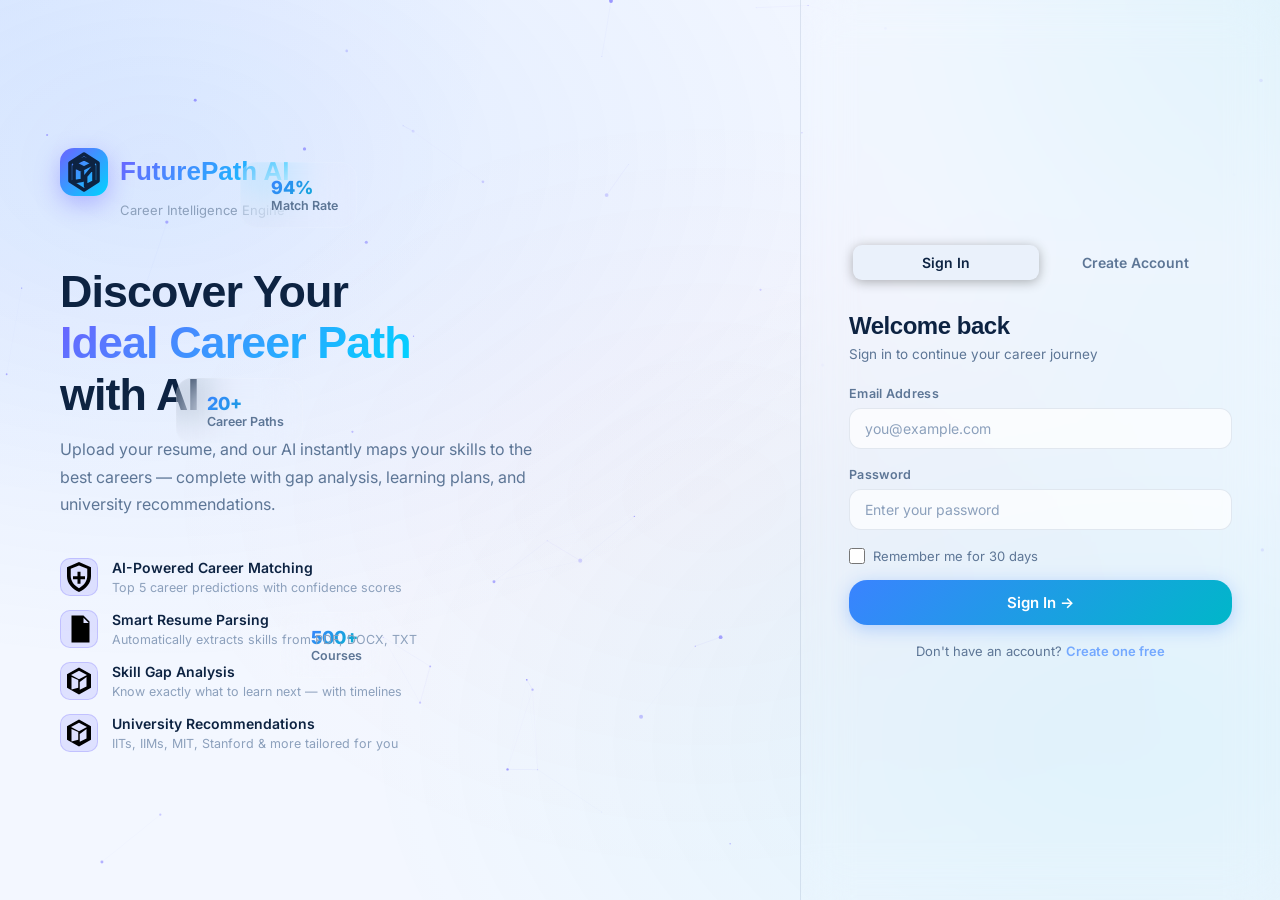
<file: profile.html>
<!DOCTYPE html>
<html lang="en">
<head>
  <meta charset="UTF-8" />
  <meta name="viewport" content="width=device-width, initial-scale=1.0" />
  <title>Profile — FuturePath AI</title>
  <meta name="description" content="Upload your resume and manage your skills and CGPA." />
  <link rel="stylesheet" href="css/main.css" />
  <style>
    .page-header {
      padding: 18px 28px 6px;
    }
    .page-header p {
      font-size: 14px;
      color: var(--text-secondary);
      margin: 0;
    }

    .profile-grid {
      display: grid;
      grid-template-columns: 1.05fr 1fr;
      gap: 20px;
      align-items: start;
    }

    .profile-hero {
      display: grid;
      grid-template-columns: auto 1fr auto;
      gap: 18px;
      align-items: center;
      background: linear-gradient(135deg, rgba(58,131,255,.13), rgba(0,194,209,.09));
      border: 1px solid rgba(58,131,255,.18);
      border-radius: 24px;
      padding: 22px;
      margin-bottom: 16px;
      box-shadow: 0 18px 40px rgba(21,58,118,.10);
      position: relative;
      overflow: hidden;
    }
    .profile-hero::after {
      content: '';
      position: absolute;
      inset: auto -24px -24px auto;
      width: 160px;
      height: 160px;
      border-radius: 50%;
      background: radial-gradient(circle, rgba(255,255,255,.35), transparent 70%);
      pointer-events: none;
    }
    .profile-avatar-lg {
      width: 84px;
      height: 84px;
      border-radius: 24px;
      background: linear-gradient(135deg, #3a83ff, #00b7c9);
      display: flex;
      align-items: center;
      justify-content: center;
      font-size: 28px;
      font-weight: 800;
      color: #fff;
      flex-shrink: 0;
      box-shadow: 0 16px 36px rgba(58,131,255,.28);
      letter-spacing: -.03em;
    }
    .profile-meta h2 {
      font-size: 24px;
      margin-bottom: 6px;
      letter-spacing: -.03em;
    }
    .profile-meta .sub {
      font-size: 13px;
      color: var(--text-secondary);
      line-height: 1.5;
    }
    .summary-badges {
      display: flex;
      gap: 8px;
      flex-wrap: wrap;
      margin-top: 12px;
    }
    .summary-badges .tag {
      margin: 0;
      background: rgba(255,255,255,.72);
      border-color: rgba(58,131,255,.18);
    }

    .section-card {
      background: var(--bg-card);
      border: 1px solid var(--border);
      border-radius: 20px;
      padding: 20px;
      margin-bottom: 14px;
      box-shadow: 0 12px 30px rgba(13,35,66,.07);
      backdrop-filter: blur(16px);
    }
    .section-card h3 {
      font-size: 15px;
      font-weight: 700;
      margin-bottom: 14px;
      display: flex;
      align-items: center;
      gap: 8px;
    }

    .cgpa-display {
      font-size: 34px;
      font-weight: 800;
      background: var(--grad-primary);
      -webkit-background-clip: text;
      -webkit-text-fill-color: transparent;
      background-clip: text;
      line-height: 1;
      text-align: right;
      letter-spacing: -.03em;
    }
    .cgpa-label {
      font-size: 11px;
      color: var(--text-muted);
      margin-top: 4px;
      text-transform: uppercase;
      letter-spacing: .08em;
    }

    .dropzone {
      border: 1px dashed rgba(58,131,255,.38);
      border-radius: 22px;
      padding: 30px 18px;
      text-align: center;
      cursor: pointer;
      transition: var(--transition);
      background: linear-gradient(180deg, rgba(58,131,255,.06), rgba(58,131,255,.02));
      position: relative;
      overflow: hidden;
      box-shadow: inset 0 0 0 1px rgba(255,255,255,.25);
    }
    .dropzone::before {
      content: '';
      position: absolute;
      inset: 0;
      background: linear-gradient(135deg, rgba(58,131,255,.05), transparent 60%);
      pointer-events: none;
    }
    .dropzone:hover,
    .dropzone.drag-over {
      border-color: var(--primary);
      background: rgba(58,131,255,.09);
      box-shadow: 0 18px 38px rgba(58,131,255,.15);
      transform: translateY(-2px);
    }
    .dropzone.drag-over {
      transform: translateY(-2px);
    }
    .dropzone-icon {
      width: 54px;
      height: 54px;
      margin: 0 auto 12px;
      border-radius: 16px;
      display: flex;
      align-items: center;
      justify-content: center;
      background: rgba(58,131,255,.12);
      color: var(--primary-dark);
      box-shadow: inset 0 0 0 1px rgba(58,131,255,.12);
    }
    .dropzone-title {
      font-size: 19px;
      font-weight: 700;
      margin-bottom: 8px;
    }
    .dropzone-sub {
      font-size: 13px;
      color: var(--text-secondary);
      margin-bottom: 14px;
    }
    .browse-button {
      display: inline-flex;
      gap: 8px;
      align-items: center;
      justify-content: center;
      padding: 9px 16px;
      border-radius: 999px;
      border: 1px solid rgba(58,131,255,.24);
      background: rgba(58,131,255,.08);
      color: var(--primary-dark);
      font-size: 13px;
      font-weight: 700;
      box-shadow: 0 12px 24px rgba(58,131,255,.10);
    }
    .dropzone-formats {
      display: flex;
      gap: 8px;
      justify-content: center;
      flex-wrap: wrap;
    }

    .extract-stats {
      display: grid;
      grid-template-columns: repeat(3,1fr);
      gap: 10px;
      margin: 16px 0;
    }
    .extract-stat {
      background: rgba(58,131,255,.07);
      border: 1px solid rgba(58,131,255,.18);
      border-radius: 14px;
      padding: 12px;
      text-align: center;
    }
    .extract-stat .es-val {
      font-size: 24px;
      font-weight: 800;
      background: var(--grad-primary);
      -webkit-background-clip:text;
      -webkit-text-fill-color:transparent;
      background-clip:text;
    }
    .extract-stat .es-label {
      font-size: 11px;
      color: var(--text-muted);
      margin-top: 4px;
      text-transform: uppercase;
      letter-spacing: .08em;
    }

    .tips-card {
      background: rgba(0,194,209,.05);
      border: 1px solid rgba(0,194,209,.18);
      border-radius: 18px;
      padding: 16px 18px;
      box-shadow: inset 0 0 0 1px rgba(255,255,255,.3);
    }
    .tips-card h4 {
      font-size: 13px;
      font-weight: 700;
      color: var(--secondary);
      margin-bottom: 10px;
    }
    .tip-item {
      display: flex;
      gap: 10px;
      margin-bottom: 8px;
      font-size: 13px;
      color: var(--text-secondary);
    }
    .tip-item::before {
      content: '✓';
      color: var(--success);
      font-weight: 700;
      flex-shrink: 0;
    }

    .info-list {
      display: grid;
      gap: 10px;
    }
    .info-item {
      display: flex;
      gap: 12px;
      align-items: flex-start;
      padding: 10px 0;
      border-bottom: 1px solid var(--border);
    }
    .info-item:last-child { border-bottom: none; }
    .info-icon {
      width: 34px;
      height: 34px;
      border-radius: 10px;
      background: rgba(58,131,255,.08);
      display:flex;
      align-items:center;
      justify-content:center;
      color: var(--primary-dark);
      flex-shrink:0;
    }
    .save-footer {
      display:flex;
      justify-content:center;
      margin-top: 12px;
    }

    /* ============================================================
       BEAUTIFIED TECHNICAL SKILLS — pill badges, GitHub/LinkedIn-style
       ============================================================ */
    #skills-wrapper.skill-input-wrapper {
      display: flex;
      flex-wrap: wrap;
      align-items: center;
      gap: 10px;
      padding: 16px;
      border-radius: 18px;
      background: linear-gradient(180deg, rgba(58,131,255,.05), rgba(58,131,255,.015));
      border: 1px solid var(--border);
      transition: var(--transition);
    }
    #skills-wrapper.skill-input-wrapper:focus-within {
      border-color: rgba(58,131,255,.4);
      box-shadow: 0 0 0 3px rgba(58,131,255,.08);
    }
    #skills-wrapper .tag.tag-primary {
      display: inline-flex;
      align-items: center;
      gap: 7px;
      padding: 7px 14px;
      border-radius: 999px;
      background: linear-gradient(135deg, rgba(58,131,255,.15), rgba(0,194,209,.11));
      border: 1px solid rgba(58,131,255,.30);
      font-size: 13px;
      font-weight: 600;
      color: var(--primary-dark);
      letter-spacing: -.01em;
      transition: var(--transition);
      cursor: default;
    }
    #skills-wrapper .tag.tag-primary:hover {
      transform: translateY(-2px);
      box-shadow: 0 10px 22px rgba(58,131,255,.20);
      border-color: rgba(58,131,255,.55);
      background: linear-gradient(135deg, rgba(58,131,255,.22), rgba(0,194,209,.16));
    }
    #skills-wrapper .tag .remove-btn {
      display: inline-flex;
      align-items: center;
      justify-content: center;
      width: 15px;
      height: 15px;
      font-size: 14px;
      line-height: 1;
      opacity: .55;
      cursor: pointer;
      transition: var(--transition);
    }
    #skills-wrapper .tag .remove-btn:hover {
      opacity: 1;
      color: var(--accent);
      transform: scale(1.15);
    }
    #skill-input.skill-input-inner {
      flex: 1;
      min-width: 180px;
      border: none;
      background: transparent;
      padding: 7px 4px;
      font-size: 13.5px;
      color: var(--text-primary);
    }
    #skill-input.skill-input-inner:focus { outline: none; }

    /* Interests keeps the same treatment for visual consistency */
    #interests-wrapper.skill-input-wrapper {
      display: flex;
      flex-wrap: wrap;
      align-items: center;
      gap: 10px;
      padding: 16px;
      border-radius: 18px;
      background: linear-gradient(180deg, rgba(0,194,209,.05), rgba(0,194,209,.015));
      border: 1px solid var(--border);
      transition: var(--transition);
    }
    #interests-wrapper.skill-input-wrapper:focus-within {
      border-color: rgba(0,194,209,.4);
      box-shadow: 0 0 0 3px rgba(0,194,209,.08);
    }
    #interests-wrapper .tag.tag-primary {
      display: inline-flex;
      align-items: center;
      gap: 7px;
      padding: 7px 14px;
      border-radius: 999px;
      background: linear-gradient(135deg, rgba(0,194,209,.15), rgba(58,131,255,.08));
      border: 1px solid rgba(0,194,209,.30);
      font-size: 13px;
      font-weight: 600;
      color: var(--secondary);
      transition: var(--transition);
    }
    #interests-wrapper .tag.tag-primary:hover {
      transform: translateY(-2px);
      box-shadow: 0 10px 22px rgba(0,194,209,.18);
      border-color: rgba(0,194,209,.55);
    }
    #interest-input.skill-input-inner {
      flex: 1;
      min-width: 180px;
      border: none;
      background: transparent;
      padding: 7px 4px;
      font-size: 13.5px;
    }
    #interest-input.skill-input-inner:focus { outline: none; }

    /* ============================================================
       BEAUTIFIED ACADEMIC DETAILS — dashboard info-card layout
       ============================================================ */
    .academic-grid {
      display: grid;
      grid-template-columns: 1fr 1fr;
      gap: 14px;
    }
    .academic-field {
      display: flex;
      align-items: center;
      gap: 14px;
      padding: 14px 16px;
      border-radius: 16px;
      background: rgba(58,131,255,.05);
      border: 1px solid var(--border);
      transition: var(--transition);
    }
    .academic-field:hover {
      border-color: var(--border-hover);
      transform: translateY(-1px);
      box-shadow: 0 10px 24px rgba(15,45,90,.07);
    }
    .academic-field-icon {
      width: 42px;
      height: 42px;
      border-radius: 13px;
      flex-shrink: 0;
      display: flex;
      align-items: center;
      justify-content: center;
      background: rgba(58,131,255,.13);
      color: var(--primary-dark);
    }
    .academic-field-icon svg { width: 20px; height: 20px; fill: none; stroke: currentColor; stroke-width: 1.7; }
    .academic-field-body { flex: 1; min-width: 0; }
    .academic-field-label {
      display: block;
      font-size: 10.5px;
      font-weight: 800;
      text-transform: uppercase;
      letter-spacing: .07em;
      color: var(--text-muted);
      margin-bottom: 3px;
    }
    .academic-input {
      width: 100%;
      border: none;
      background: transparent;
      padding: 0;
      font-size: 18px;
      font-weight: 700;
      color: var(--text-primary);
      letter-spacing: -.01em;
      font-family: inherit;
    }
    .academic-input:focus { outline: none; }
    select.academic-input { cursor: pointer; }

    @media (max-width: 1180px) {
      .profile-grid { grid-template-columns: 1fr; }
      .profile-hero { grid-template-columns: auto 1fr; }
      .cgpa-display { text-align: left; }
    }
    @media (max-width: 720px) {
      .profile-hero { grid-template-columns: 1fr; }
      .extract-stats { grid-template-columns: 1fr; }
      .academic-grid { grid-template-columns: 1fr; }
    }
  </style>
</head>
<body>
<div class="bg-mesh"></div>
<div class="app-container">
  <aside class="sidebar" id="sidebar"></aside>
  <main class="main-content">
    <header class="topbar" id="topbar"></header>
    <div id="page-alert" style="padding:0 36px"></div>

    <div class="page-content">
      <div class="profile-grid">

        <!-- ============ LEFT: RESUME ============ -->
        <div>
          <div class="section-card anim-fade-up">
            <h3>Resume</h3>

            <div id="dropzone" class="dropzone mb-16">
              <input id="resume-file" type="file" accept=".pdf,.docx,.txt" style="display:none" />
              <div class="dropzone-icon">
                <svg viewBox="0 0 24 24" aria-hidden="true"><path d="M14 3H6a2 2 0 0 0-2 2v14a2 2 0 0 0 2 2h12a2 2 0 0 0 2-2V8Zm0 0v5h5"/></svg>
              </div>
              <h3 class="dropzone-title">Upload Resume</h3>
              <p class="dropzone-sub">Drag &amp; Drop your PDF or DOCX file</p>
              <div class="browse-button">Browse Files</div>
              <div class="dropzone-formats mt-16">
                <span class="tag tag-ghost">Supported formats</span>
                <span class="tag tag-ghost">PDF • DOCX</span>
              </div>
            </div>

            <!-- Current resume badge -->
            <div id="current-resume-card" style="display:none"
              class="flex items-center gap-12 card card-flat mb-16">
              <div style="font-size:28px">
                <svg viewBox="0 0 24 24" aria-hidden="true"><path d="M8 12h8M8 16h5M7 3h7l5 5v13a2 2 0 0 1-2 2H7a2 2 0 0 1-2-2V5a2 2 0 0 1 2-2Z"/></svg>
              </div>
              <div style="flex:1">
                <div style="font-weight:600; font-size:13.5px" id="resume-filename"></div>
                <div style="font-size:12px; color:var(--text-muted)" id="resume-date"></div>
              </div>
              <span class="tag tag-success">Active</span>
            </div>

            <!-- Extraction results -->
            <div id="result-area" style="display:none">
              <div class="extract-stats">
                <div class="extract-stat">
                  <div class="es-val" id="extracted-skill-count">0</div>
                  <div class="es-label">Skills Found</div>
                </div>
                <div class="extract-stat">
                  <div class="es-val" id="extracted-word-count">0</div>
                  <div class="es-label">Words Parsed</div>
                </div>
                <div class="extract-stat">
                  <div class="es-val" id="extracted-pages">—</div>
                  <div class="es-label">File Type</div>
                </div>
              </div>

              <div style="font-size:13px; font-weight:700; margin-bottom:10px">Extracted Skills</div>
              <div id="extracted-skills-list" class="flex flex-wrap gap-6 mb-16"></div>

              <a href="recommendations.html" class="btn btn-secondary w-full">
                Get Career Predictions →
              </a>
            </div>
          </div>

          <div class="tips-card mb-16">
            <h4>Tips for best results</h4>
            <div class="tip-item">Use a clean, text-based PDF — avoid image-only scans</div>
            <div class="tip-item">Include a Skills section with individual skill names</div>
            <div class="tip-item">Mention technologies used in each project</div>
            <div class="tip-item">Include your CGPA/GPA for academic scoring</div>
            <div class="tip-item">Add certifications with provider names</div>
          </div>

          <div class="card card-flat mb-16">
            <h3 style="font-size:14px; font-weight:700; margin-bottom:14px">What AI extracts</h3>
            <div class="info-list">
              <div class="info-item">
                <div class="info-icon"><svg viewBox="0 0 24 24"><path d="M12 3v18M3 12h18"/></svg></div>
                <div>
                  <div style="font-size:13.5px; font-weight:600">Technical Skills</div>
                  <div class="text-muted text-sm">Languages, frameworks, tools</div>
                </div>
              </div>
              <div class="info-item">
                <div class="info-icon"><svg viewBox="0 0 24 24"><path d="M4 10h16M7 6h10M7 14h6"/></svg></div>
                <div>
                  <div style="font-size:13.5px; font-weight:600">Education Details</div>
                  <div class="text-muted text-sm">Degree, CGPA, institution</div>
                </div>
              </div>
              <div class="info-item">
                <div class="info-icon"><svg viewBox="0 0 24 24"><path d="M4 18h16M6 18V9m6 9V6m6 12v-5"/></svg></div>
                <div>
                  <div style="font-size:13.5px; font-weight:600">Experience</div>
                  <div class="text-muted text-sm">Roles, companies, duration</div>
                </div>
              </div>
              <div class="info-item">
                <div class="info-icon"><svg viewBox="0 0 24 24"><path d="M3 7h18v10H3zM7 11h4m0 0h6"/></svg></div>
                <div>
                  <div style="font-size:13.5px; font-weight:600">Projects</div>
                  <div class="text-muted text-sm">Technologies mentioned in projects</div>
                </div>
              </div>
            </div>
          </div>

          <div class="card card-flat" style="background:rgba(255,107,129,.04); border-color:rgba(255,107,129,.15)">
            <h4 style="font-size:13px; font-weight:700; color:var(--accent); margin-bottom:8px">Privacy Note</h4>
            <p class="text-sm text-secondary">
              Your resume is processed entirely in your browser. No data is sent to any server.
              All information is stored locally on your device only.
            </p>
          </div>
        </div>

        <!-- ============ RIGHT: PROFILE ============ -->
        <div>
          <!-- Hero -->
          <div class="profile-hero anim-fade-up">
            <div class="profile-avatar-lg" id="profile-avatar"></div>
            <div class="profile-meta">
              <h2 id="profile-name"></h2>
              <div class="sub" id="profile-college"></div>
              <div class="sub" id="profile-degree-branch"></div>
              <div class="summary-badges" id="profile-tags"></div>
            </div>
            <div>
              <div class="cgpa-display" id="cgpa-display">—</div>
              <div class="cgpa-label">CGPA</div>
            </div>
          </div>

          <!-- Skills -->
          <div class="section-card anim-fade-up delay-1">
            <h3>Technical Skills</h3>
            <div class="skill-input-wrapper" id="skills-wrapper">
              <input id="skill-input" class="skill-input-inner" placeholder="Type a skill and press Enter…" />
            </div>
            <div class="form-hint mt-8">Press Enter or comma to add each skill — resume uploads merge in automatically</div>
          </div>

          <!-- Interests -->
          <div class="section-card anim-fade-up delay-1">
            <h3>Interests</h3>
            <div class="skill-input-wrapper" id="interests-wrapper">
              <input id="interest-input" class="skill-input-inner" placeholder="AI, Data Science, Web Dev…" />
            </div>
            <div class="form-hint mt-8">Interests help improve career matching accuracy</div>
          </div>

          <!-- Academic Details -->
          <div class="section-card anim-fade-up delay-2">
            <h3>Academic Details</h3>
            <div class="academic-grid">
              <div class="academic-field">
                <div class="academic-field-icon">
                  <svg viewBox="0 0 24 24" aria-hidden="true"><path d="M12 3 2 8l10 5 8-4.2V15h2V8Zm-6 8.4V16c0 1.66 3.13 3 6 3s6-1.34 6-3v-4.6l-6 3.15Z"/></svg>
                </div>
                <div class="academic-field-body">
                  <label class="academic-field-label" for="cgpa-input">CGPA / GPA</label>
                  <input id="cgpa-input" type="number" step="0.01" min="0" max="10" class="academic-input"
                    placeholder="e.g. 8.5" />
                </div>
              </div>
              <div class="academic-field">
                <div class="academic-field-icon">
                  <svg viewBox="0 0 24 24" aria-hidden="true"><path d="M4 4h16v2H4Zm0 14h16v2H4Zm2-10h12v6H6Z"/></svg>
                </div>
                <div class="academic-field-body">
                  <label class="academic-field-label" for="cgpa-scale">Scale</label>
                  <select id="cgpa-scale" class="academic-input">
                    <option value="10">Out of 10</option>
                    <option value="4">Out of 4</option>
                  </select>
                </div>
              </div>
            </div>
          </div>
        </div>
      </div>

      <div class="save-footer">
        <button class="btn btn-primary btn-lg" onclick="saveProfile()">Save Profile</button>
      </div>
    </div>
  </main>
</div>

<script src="js/app.js"></script>
<script src="js/ai-engine.js"></script>
<script src="js/resume.js"></script>
<script>
let skillsController, interestsController;
let localUser;

document.addEventListener('DOMContentLoaded', () => {
  if (!requireAuth()) return;
  renderSidebar('profile');
  renderTopbar('Profile', 'A single workspace for your résumé, skills, and match-ready profile');

  localUser = getCurrentUser();
  if (!localUser) return;
  const p = localUser.profile;

  // Hero
  document.getElementById('profile-avatar').textContent = getInitials(localUser.name);
  document.getElementById('profile-name').textContent   = localUser.name;
  document.getElementById('profile-college').textContent = localUser.college;
  document.getElementById('profile-degree-branch').textContent =
    `${localUser.degree} • ${localUser.branch} • ${localUser.year}`;

  const tagsEl = document.getElementById('profile-tags');
  tagsEl.innerHTML = [
    `<span class="tag tag-primary">${localUser.email}</span>`,
    `<span class="tag tag-cyan">${localUser.phone}</span>`,
  ].join('');

  // CGPA
  document.getElementById('cgpa-input').value = p.cgpa || '';
  if (p.cgpa) document.getElementById('cgpa-display').textContent = parseFloat(p.cgpa).toFixed(2);
  document.getElementById('cgpa-input').addEventListener('input', e => {
    const v = parseFloat(e.target.value);
    document.getElementById('cgpa-display').textContent = isNaN(v) ? '—' : v.toFixed(2);
  });

  // Skill tag input
  const skills = [...(p.skills || [])];
  skillsController = initSkillTagInput('skill-input', 'skills-wrapper', skills);

  // Interests
  const interests = [...(p.interests || [])];
  interestsController = initSkillTagInput('interest-input', 'interests-wrapper', interests);

  // Existing resume badge
  if (p.resumeFile) {
    const card = document.getElementById('current-resume-card');
    card.style.display = 'flex';
    document.getElementById('resume-filename').textContent = p.resumeFile;
    document.getElementById('resume-date').textContent = p.resumeDate
      ? 'Uploaded on ' + formatDate(p.resumeDate) : '';
  }

  // Wire up dropzone (js/resume.js) — just the drag/drop/click handlers, no re-render of shell
  initResumeUpload();
});

/* Called by js/resume.js once a resume has been parsed & merged into
   localUser.profile.skills, so the Technical Skills tag input on the
   right reflects the merge without a page reload. */
function refreshSkillsAfterResume() {
  localUser = getCurrentUser();
  const wrapper = document.getElementById('skills-wrapper');
  wrapper.querySelectorAll('.tag').forEach(t => t.remove());
  skillsController = initSkillTagInput('skill-input', 'skills-wrapper', [...(localUser.profile.skills || [])]);

  if (localUser.profile.cgpa) {
    document.getElementById('cgpa-input').value = localUser.profile.cgpa;
    document.getElementById('cgpa-display').textContent = parseFloat(localUser.profile.cgpa).toFixed(2);
  }

  const card = document.getElementById('current-resume-card');
  card.style.display = 'flex';
  document.getElementById('resume-filename').textContent = localUser.profile.resumeFile;
  document.getElementById('resume-date').textContent = localUser.profile.resumeDate
    ? 'Uploaded on ' + formatDate(localUser.profile.resumeDate) : '';
}

function saveProfile() {
  // Collect skills from tag input
  const skillTags = document.querySelectorAll('#skills-wrapper .tag-primary');
  const skills = [...skillTags].map(t => t.childNodes[0].textContent.trim()).filter(Boolean);

  const intTags = document.querySelectorAll('#interests-wrapper .tag-primary');
  const interests = [...intTags].map(t => t.childNodes[0].textContent.trim()).filter(Boolean);

  localUser.profile.skills    = skills;
  localUser.profile.interests = interests;
  localUser.profile.cgpa      = parseFloat(document.getElementById('cgpa-input').value) || '';
  // Clear stale cache
  localUser.careerCache = null;
  saveCurrentUser(localUser);
  showAlert('page-alert', 'Profile saved. Career predictions have been reset.', 'success');
  window.scrollTo({ top:0, behavior:'smooth' });
}
</script>
</body>
</html>
</file>
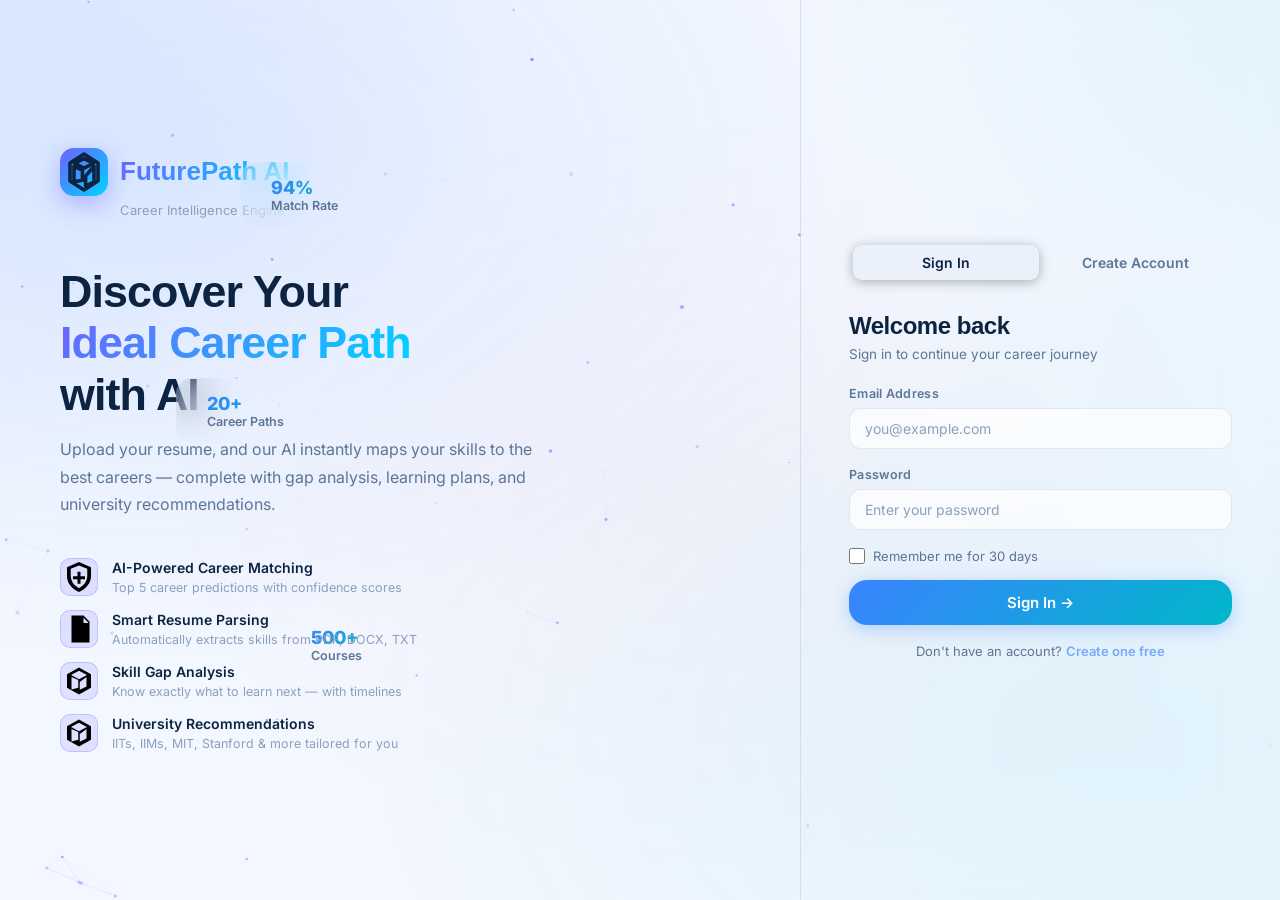
<file: recommendations.html>
<!DOCTYPE html>
<html lang="en">
<head>
  <meta charset="UTF-8" />
  <meta name="viewport" content="width=device-width, initial-scale=1.0" />
  <title>Career Recommendations — FuturePath AI</title>
  <meta name="description" content="All career recommendation models — weighted scoring, Dice similarity, Jaccard similarity, and more — in one place." />
  <link rel="stylesheet" href="css/main.css" />
  <style>
    /* ============================================================
       SINGLE-VIEW LAYOUT — the page itself never scrolls;
       only the content inside each model column scrolls.
       ============================================================ */
    html, body { height: 100%; overflow: hidden; }
    .main-content { display: flex; flex-direction: column; height: 100vh; overflow: hidden; }
    .topbar { flex-shrink: 0; }

    .page-header {
      flex-shrink: 0; padding: 22px 36px 16px;
      display: flex; align-items: flex-end; justify-content: space-between; gap: 20px; flex-wrap: wrap;
    }
    .page-header-copy h1 { font-size: 26px; font-weight: 700; margin-bottom: 4px; }
    .page-header-copy p  { color: var(--text-secondary); font-size: 14px; }

    #generate-btn { min-width: 220px; }

    .page-content {
      flex: 1; min-height: 0; overflow: hidden;
      padding: 0 36px 20px; display: flex;
    }

    .models-row {
      flex: 1; min-height: 0; width: 100%;
      display: grid; grid-template-columns: repeat(4, 1fr); gap: 18px;
    }

    /* ============================================================
       MODEL COLUMN — identical shell for all four
       ============================================================ */
    .model-section { display: flex; flex-direction: column; min-height: 0; }
    .model-header {
      flex-shrink: 0;
      padding: 16px 18px;
      display: flex; align-items: center; gap: 10px;
      border-bottom: 1px solid var(--border);
      background: var(--grad-card);
    }
    .model-badge {
      width: 32px; height: 32px; border-radius: var(--r-md);
      display: flex; align-items: center; justify-content: center;
      font-family:'Outfit',sans-serif; font-weight: 800; font-size: 13px;
      background: rgba(58,131,255,.12); border: 1px solid rgba(58,131,255,.28);
      color: var(--primary-dark); flex-shrink: 0;
    }
    .model-header h2 { font-size: 14.5px; font-weight: 800; line-height: 1.25; }
    .model-header p  { font-size: 11px; color: var(--text-secondary); margin-top: 2px; }

    .model-body { flex: 1; min-height: 0; overflow-y: auto; padding: 14px; }
    .model-body .rec-list { display: flex; flex-direction: column; gap: 12px; }

    /* Compact variant of the site's real .career-card component, so these
       columns actually match the rest of the product instead of inventing
       a one-off row style. */
    .model-body .career-card { padding: 16px; gap: 10px; }
    .model-body .career-card .career-title { font-size: 14.5px; }
    .model-body .career-card .career-rank { top: 12px; right: 12px; width: 22px; height: 22px; font-size: 11px; }

    .skill-tag-row { display: flex; flex-wrap: wrap; align-items: center; gap: 6px; }
    .skill-tag-label {
      font-size: 9.5px; font-weight: 800; color: var(--text-muted);
      text-transform: uppercase; letter-spacing: .05em; margin-right: 1px;
    }

    .empty-inline, .placeholder-state {
      display: flex; flex-direction: column; align-items: center; justify-content: center;
      height: 100%; text-align: center; padding: 20px; gap: 10px;
    }
    .empty-inline h3, .placeholder-state h3 { font-size: 14px; color: var(--text-secondary); }
    .empty-inline p, .placeholder-state p  { font-size: 12px; color: var(--text-muted); max-width: 220px; }
    .placeholder-state .ph-icon { font-size: 34px; opacity: .5; }

    /* ============================================================
       RESPONSIVE
       ============================================================ */
    @media(max-width:1000px) {
      html, body { height: auto; overflow: auto; }
      .main-content { height: auto; overflow: visible; }
      .page-content { overflow: visible; padding: 0 18px 24px; }
      .models-row { grid-template-columns: 1fr 1fr; grid-auto-rows: 420px; }
    }
    @media(max-width:700px) {
      .models-row { grid-template-columns: 1fr; }
      .page-header { flex-direction: column; align-items: stretch; }
      #generate-btn { width: 100%; }
    }
  </style>
</head>
<body>
<div class="bg-mesh"></div>
<div class="app-container">
  <aside class="sidebar" id="sidebar"></aside>
  <main class="main-content">
    <header class="topbar" id="topbar"></header>

    <div id="page-alert" style="padding:0 36px"></div>

    <div class="page-header">
      <div class="page-header-copy">
        <h1>Career Recommendations</h1>
        <p>One click runs every model — weighted match, Dice similarity, and Jaccard similarity — side by side.</p>
      </div>
      <button class="btn btn-primary btn-lg" id="generate-btn" onclick="generateAll()">
        Generate Recommendations
      </button>
    </div>

    <div class="page-content">
      <div class="models-row">

        <!-- ============ MODEL 1 ============ -->
        <section class="card card-gradient model-section">
          <div class="model-header">
            <div class="model-badge">1</div>
            <div>
              <h2>Weighted Match</h2>
              <p>Model 1</p>
            </div>
          </div>
          <div class="model-body" id="model1-content"></div>
        </section>

        <!-- ============ MODEL 2 ============ -->
        <section class="card card-gradient model-section">
          <div class="model-header">
            <div class="model-badge">2</div>
            <div>
              <h2>Dice Similarity</h2>
              <p>Model 2</p>
            </div>
          </div>
          <div class="model-body" id="model2-content"></div>
        </section>

        <!-- ============ MODEL 3 ============ -->
        <section class="card card-gradient model-section">
          <div class="model-header">
            <div class="model-badge">3</div>
            <div>
              <h2>Jaccard Similarity</h2>
              <p>Model 3</p>
            </div>
          </div>
          <div class="model-body" id="model3-content"></div>
        </section>

        <!-- ============ MODEL 4 ============ -->
        <section class="card card-gradient model-section">
          <div class="model-header">
            <div class="model-badge">4</div>
            <div>
              <h2>Cosine Similarity</h2>
              <p>Model 4</p>
            </div>
          </div>
          <div class="model-body" id="model4-content"></div>
        </section>

      </div>
    </div>
  </main>
</div>

<script src="js/app.js"></script>
<script src="js/ai-engine.js"></script>
<script>
document.addEventListener('DOMContentLoaded', () => {
  requireAuth();
  renderSidebar('recommendations');
  renderTopbar('Career Recommendations', 'All recommendation models, unified on one page');

  const user = getCurrentUser();
  const skills = user.profile.skills || [];

  if (skills.length === 0) {
    renderEmpty('model1-content', 'No skills yet', 'Add skills in your profile or upload a resume.');
    renderEmpty('model2-content', 'No skills yet', 'Add skills in your profile or upload a resume.');
    renderEmpty('model3-content', 'No skills yet', 'Add skills in your profile or upload a resume.');
    renderEmpty('model4-content', 'No skills yet', 'Add skills in your profile or upload a resume.');
    return;
  }

  if (user.careerCache && user.careerCache.length > 0) renderModel1Careers(user.careerCache);
  else renderEmpty('model1-content', 'Ready', 'Click Generate above to run every model.');

  if (user.diceCache && user.diceCache.length > 0) renderModel2Dice(user.diceCache);
  else renderEmpty('model2-content', 'Ready', 'Click Generate above to run every model.');

  if (user.jaccardCareerCache && user.jaccardCareerCache.length > 0) renderModel3Careers(user.jaccardCareerCache);
  else renderEmpty('model3-content', 'Ready', 'Click Generate above to run every model.');

  if (user.cosineCareerCache && user.cosineCareerCache.length > 0) renderModel4Careers(user.cosineCareerCache);
  else renderEmpty('model4-content', 'Ready', 'Click Generate above to run every model.');
});

/* ============================================================
   SINGLE ENTRY POINT — one button runs all four models.
   Model 1, Model 3, and Model 4 run in parallel (independent).
   Model 2 (Dice) is derived from Model 1's output, so it runs after
   Model 1 resolves. Uses allSettled so one model failing doesn't block
   the others from rendering.
   ============================================================ */
async function generateAll() {
  const btn = document.getElementById('generate-btn');
  const user = getCurrentUser();
  const skills    = user.profile.skills    || [];
  const interests = user.profile.interests || [];
  const cgpa      = parseFloat(user.profile.cgpa) || 0;

  if (skills.length === 0) {
    showAlert('page-alert', 'Add skills to your profile before generating recommendations.', 'error');
    return;
  }

  btn.disabled = true;
  btn.innerHTML = '<div class="spinner"></div> Generating...';
  renderLoading('model1-content');
  renderLoading('model2-content');
  renderLoading('model3-content');
  renderLoading('model4-content');

  const [model1Res, model3Res, model4Res] = await Promise.allSettled([
    predictCareers(skills, interests, cgpa),
    predictCareersJaccard(skills, interests, cgpa),
    predictCareersCosine(skills, interests, cgpa),
  ]);

  const errors = [];

  if (model1Res.status === 'fulfilled') {
    user.careerCache = model1Res.value;
    renderModel1Careers(model1Res.value);

    try {
      const dicePayload = await getDiceRecommendations(skills, model1Res.value);
      user.diceCache = dicePayload.recommendations || [];
      renderModel2Dice(user.diceCache);
    } catch (err) {
      errors.push(`Dice: ${err.message}`);
      renderEmpty('model2-content', 'Unavailable', err.message);
    }
  } else {
    errors.push(`Weighted match: ${model1Res.reason.message}`);
    renderEmpty('model1-content', 'Failed', model1Res.reason.message);
    renderEmpty('model2-content', 'No matches yet', 'Weighted match must succeed first.');
  }

  if (model3Res.status === 'fulfilled') {
    user.jaccardCareerCache = model3Res.value;
    renderModel3Careers(model3Res.value);
  } else {
    errors.push(`Jaccard: ${model3Res.reason.message}`);
    renderEmpty('model3-content', 'Failed', model3Res.reason.message);
  }

  if (model4Res.status === 'fulfilled') {
    user.cosineCareerCache = model4Res.value;
    renderModel4Careers(model4Res.value);
  } else {
    errors.push(`Cosine: ${model4Res.reason.message}`);
    renderEmpty('model4-content', 'Failed', model4Res.reason.message);
  }

  saveCurrentUser(user);
  btn.disabled = false;
  btn.innerHTML = 'Generate Recommendations';

  if (errors.length) showAlert('page-alert', `${errors.join(' · ')}`, 'error');
  else showAlert('page-alert', 'Recommendations generated across all models.', 'success');
}

function renderLoading(containerId) {
  document.getElementById(containerId).innerHTML = `
    <div class="empty-inline">
      <div class="spinner spinner-lg"></div>
      <p>Generating...</p>
    </div>`;
}

function renderEmpty(containerId, title, message) {
  document.getElementById(containerId).innerHTML = `
    <div class="empty-inline"><h3>${title}</h3><p>${message}</p></div>`;
}

function findCareerByTitle(title, list) {
  return (list || []).find(c => (c.title || '').toLowerCase() === String(title || '').toLowerCase());
}

/* Skill objects can arrive as plain strings or as objects like
   {name: 'Docker'} / {skill: 'Docker'} depending on which endpoint
   produced them. Normalize once, here, instead of assuming a shape
   and printing "[object Object]" when it's wrong. */
function skillLabel(item) {
  if (typeof item === 'string') return item;
  if (item && typeof item === 'object') return item.name || item.skill || item.title || '';
  return '';
}

/* Renders skill pills using the site's real .tag component, capped
   at `max` with a "+N more" pill — matches theme instead of a
   bespoke chip style. */
function skillTags(list, type, max = 6) {
  const names = (list || []).map(skillLabel).filter(Boolean);
  if (!names.length) return '';
  const cls  = type === 'have' ? 'tag-success' : 'tag-danger';
  const icon = type === 'have' ? '✓' : '+';
  const shown = names.slice(0, max);
  const extra = names.length - shown.length;
  let html = shown.map(s => `<span class="tag ${cls} text-xs">${icon} ${s}</span>`).join('');
  if (extra > 0) html += `<span class="tag tag-ghost text-xs">+${extra} more</span>`;
  return html;
}

/* A single career entry, built on the site's real .career-card
   component (rank badge, gold rank-1 border, hover glow) instead of
   a one-off row shape. Match score / percentage are intentionally
   not rendered here — the card now surfaces skill fit only (have /
   learn tags), not a numeric score. The underlying `pct` value is
   still accepted so callers don't need to change, it's just unused
   in the markup. */
function careerCardHTML({ id, title, pct, haveSkills = [], gapSkills = [], rank }) {
  const clickable = id != null;
  const gapBadge = gapSkills.length === 0
    ? '<span class="tag tag-success text-xs">Full match</span>'
    : `<span class="tag tag-danger text-xs">${gapSkills.length} to learn</span>`;

  const haveRow = haveSkills.length
    ? `<div class="skill-tag-row"><span class="skill-tag-label">Have</span>${skillTags(haveSkills, 'have')}</div>`
    : '';
  const gapRow = gapSkills.length
    ? `<div class="skill-tag-row"><span class="skill-tag-label">Learn</span>${skillTags(gapSkills, 'gap')}</div>`
    : '';

  return `
  <div class="career-card${rank === 1 ? ' rank-1' : ''}"
       ${clickable ? `onclick="location.href='skills.html?career=${id}'"` : ''}>
    <div class="career-rank">#${rank}</div>
    <div class="career-title">${title}</div>
    <div class="flex items-center gap-8 flex-wrap">${gapBadge}</div>
    ${haveRow}
    ${gapRow}
  </div>`;
}

/* ============================================================
   MODEL 1 — weighted skill-match (/api/careers/predict)
   ============================================================ */
function renderModel1Careers(careers) {
  if (!careers || careers.length === 0) return renderEmpty('model1-content', 'Ready', 'Click Generate above to run every model.');
  const user = getCurrentUser();
  const haveSkills = user.profile.skills || [];
  const rows = careers.map((c, i) => careerCardHTML({
    id: c.id, title: c.title, pct: c.score,
    haveSkills, gapSkills: c.missingSkills || [], rank: i + 1,
  })).join('');
  document.getElementById('model1-content').innerHTML = `<div class="rec-list">${rows}</div>`;
}

/* ============================================================
   MODEL 2 — Dice similarity (existing dice_bp endpoint)
   ============================================================ */
function renderModel2Dice(recommendations = []) {
  if (!recommendations.length) return renderEmpty('model2-content', 'Ready', 'Click Generate above to run every model.');
  const user = getCurrentUser();
  const model1Results = user.careerCache || [];
  const haveSkills = user.profile.skills || [];
  const rows = recommendations.map((item, i) => {
    const matched = findCareerByTitle(item.title, model1Results);
    return careerCardHTML({
      id: matched ? matched.id : null,
      title: item.title || 'Role',
      pct: Math.round((item.score || 0) * 100),
      haveSkills,
      gapSkills: matched ? (matched.missingSkills || []) : [],
      rank: i + 1,
    });
  }).join('');
  document.getElementById('model2-content').innerHTML = `<div class="rec-list">${rows}</div>`;
}

/* ============================================================
   MODEL 3 — Jaccard similarity (/api/careers/predict/jaccard)
   ============================================================ */
function renderModel3Careers(careers) {
  if (!careers || careers.length === 0) return renderEmpty('model3-content', 'Ready', 'Click Generate above to run every model.');
  const user = getCurrentUser();
  const haveSkills = user.profile.skills || [];
  const rows = careers.map((c, i) => careerCardHTML({
    id: c.id, title: c.title, pct: c.score,
    haveSkills, gapSkills: c.missingSkills || [], rank: i + 1,
  })).join('');
  document.getElementById('model3-content').innerHTML = `<div class="rec-list">${rows}</div>`;
}

/* ============================================================
   MODEL 4 — cosine similarity (/api/careers/predict/cosine)
   ============================================================ */
function renderModel4Careers(careers) {
  if (!careers || careers.length === 0) return renderEmpty('model4-content', 'Ready', 'Click Generate above to run every model.');
  const user = getCurrentUser();
  const haveSkills = user.profile.skills || [];
  const rows = careers.map((c, i) => careerCardHTML({
    id: c.id, title: c.title, pct: c.score,
    haveSkills, gapSkills: c.missingSkills || [], rank: i + 1,
  })).join('');
  document.getElementById('model4-content').innerHTML = `<div class="rec-list">${rows}</div>`;
}
</script>
</body>
</html>
</file>
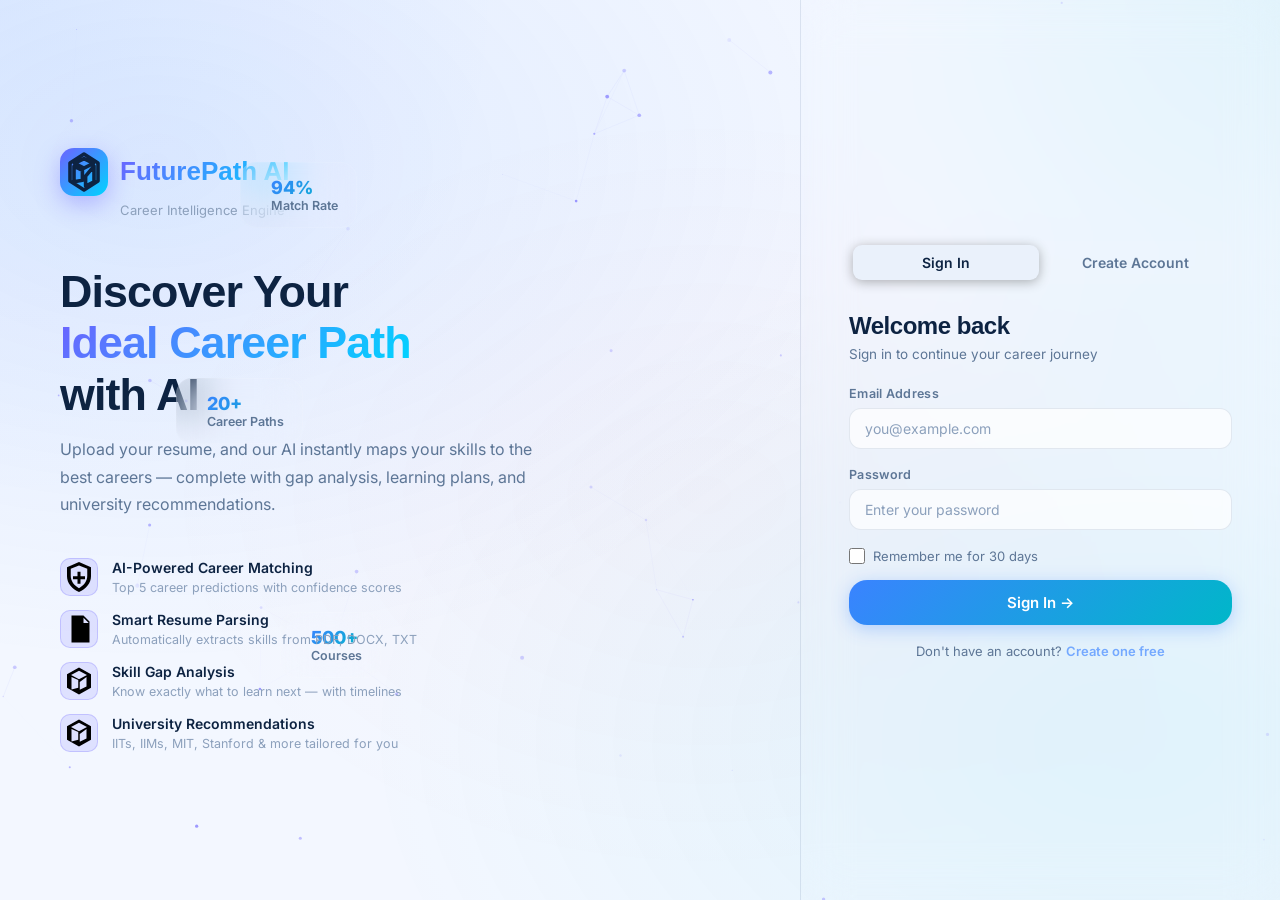
<file: resume.html>
<!DOCTYPE html>
<html lang="en">
<head>
  <meta charset="UTF-8" />
  <meta name="viewport" content="width=device-width, initial-scale=1.0" />
  <title>Resume Upload — FuturePath AI</title>
  <meta name="description" content="Upload your resume and let AI extract your skills automatically." />
  <link rel="stylesheet" href="css/main.css" />
  <style>
    .dropzone {
      border: 2px dashed rgba(108,99,255,.35);
      border-radius: var(--r-xl);
      padding: 60px 40px;
      text-align: center;
      cursor: pointer;
      transition: var(--transition);
      background: rgba(108,99,255,.04);
      position: relative;
    }
    .dropzone:hover, .dropzone.drag-over {
      border-color: var(--primary);
      background: rgba(108,99,255,.09);
      box-shadow: 0 0 40px rgba(108,99,255,.15);
    }
    .dropzone.drag-over { transform: scale(1.01); }
    .dropzone-icon  { font-size: 56px; margin-bottom: 16px; }
    .dropzone-title { font-family:'Outfit',sans-serif; font-size: 22px; font-weight: 700; margin-bottom: 8px; }
    .dropzone-sub   { font-size: 14px; color: var(--text-secondary); margin-bottom: 16px; }
    .dropzone-formats { display: flex; gap: 8px; justify-content: center; }

    .result-section {
      background: var(--bg-card); border: 1px solid var(--border);
      border-radius: var(--r-lg); padding: 24px; margin-bottom: 20px;
    }
    .result-section h3 { font-size: 16px; font-weight: 700; margin-bottom: 16px;
      display: flex; align-items: center; gap: 8px; }

    .extract-stats {
      display: grid; grid-template-columns: repeat(3,1fr); gap: 16px; margin-bottom: 24px;
    }
    .extract-stat {
      background: rgba(108,99,255,.08); border: 1px solid rgba(108,99,255,.18);
      border-radius: var(--r-md); padding: 16px; text-align: center;
    }
    .extract-stat .es-val {
      font-family: 'Outfit',sans-serif; font-size: 28px; font-weight: 800;
      background: var(--grad-primary);
      -webkit-background-clip:text; -webkit-text-fill-color:transparent; background-clip:text;
    }
    .extract-stat .es-label { font-size: 12px; color: var(--text-muted); margin-top: 4px; }

    .tips-card {
      background: rgba(0,212,255,.05); border: 1px solid rgba(0,212,255,.2);
      border-radius: var(--r-lg); padding: 20px 24px;
    }
    .tips-card h4 { font-size: 14px; font-weight: 700; color: var(--secondary); margin-bottom: 12px; }
    .tip-item { display: flex; gap: 10px; margin-bottom: 10px; font-size: 13.5px; color: var(--text-secondary); }
    .tip-item::before { content: '✓'; color: var(--success); font-weight: 700; flex-shrink: 0; }
  </style>
</head>
<body>
<div class="bg-mesh"></div>
<div class="app-container">
  <aside class="sidebar" id="sidebar"></aside>
  <main class="main-content">
    <header class="topbar" id="topbar"></header>

    <div class="page-content">
      <div id="upload-alert"></div>

      <div class="grid-2 gap-32">
        <!-- LEFT: Upload area -->
        <div>
          <div id="dropzone" class="dropzone mb-20">
            <input id="resume-file" type="file" accept=".pdf,.docx,.txt" style="display:none" />
            <div class="dropzone-icon"><svg viewBox="0 0 24 24" aria-hidden="true"><path d="M14 3H7a2 2 0 0 0-2 2v14a2 2 0 0 0 2 2h10a2 2 0 0 0 2-2V8Zm0 0v5h5"/><path d="M9 13h6M9 17h4"/></svg></div>
            <h3 class="dropzone-title">Drop your resume here</h3>
            <p class="dropzone-sub">or click to browse files</p>
            <div class="dropzone-formats">
              <span class="tag tag-ghost">PDF</span>
              <span class="tag tag-ghost">DOCX</span>
              <span class="tag tag-ghost">TXT</span>
            </div>
          </div>

          <!-- Current resume badge -->
          <div id="current-resume-card" style="display:none"
            class="flex items-center gap-14 card card-flat mb-20">
            <div style="font-size:32px"><svg viewBox="0 0 24 24" aria-hidden="true"><path d="M8 12.5 12 8l4 4.5"/><path d="M12 8v8"/><path d="M6 19h12"/></svg></div>
            <div style="flex:1">
              <div style="font-weight:600; font-size:14px" id="resume-filename"></div>
              <div style="font-size:12px; color:var(--text-muted)" id="resume-date"></div>
            </div>
            <span class="tag tag-success">Active</span>
          </div>

          <!-- Extraction results -->
          <div id="result-area" style="display:none">
            <div class="extract-stats">
              <div class="extract-stat">
                <div class="es-val" id="extracted-skill-count">0</div>
                <div class="es-label">Skills Found</div>
              </div>
              <div class="extract-stat">
                <div class="es-val" id="extracted-word-count">0</div>
                <div class="es-label">Words Parsed</div>
              </div>
              <div class="extract-stat">
                <div class="es-val" id="extracted-pages">—</div>
                <div class="es-label">File Type</div>
              </div>
            </div>

            <div class="result-section">
              <h3>Extracted Skills</h3>
              <div id="extracted-skills-list" class="flex flex-wrap gap-6"></div>
            </div>

            <div class="flex gap-12 mt-16">
              <a href="profile.html" class="btn btn-primary">
                Edit in Profile
              </a>
              <a href="recommendations.html" class="btn btn-secondary">
                Generate Career Recommendations →
              </a>
            </div>
          </div>
        </div>

        <!-- RIGHT: Tips & info -->
        <div>
          <div class="tips-card mb-20">
            <h4>Tips for best results</h4>
            <div class="tip-item">Use a clean, text-based PDF — avoid image-only scans</div>
            <div class="tip-item">Include a Skills section with individual skill names</div>
            <div class="tip-item">Mention technologies used in each project</div>
            <div class="tip-item">Include your CGPA/GPA for academic scoring</div>
            <div class="tip-item">Add certifications with provider names</div>
          </div>

          <div class="card card-flat mb-20">
            <h3 style="font-size:15px; font-weight:700; margin-bottom:14px">What AI extracts</h3>
            <div class="flex flex-col gap-12">
              <div class="flex items-center gap-12">
                <span style="font-size:20px"><svg viewBox="0 0 24 24" aria-hidden="true"><path d="M4 13h7V4h2v9h7v2h-7v7h-2v-7H4z"/></svg></span>
                <div>
                  <div style="font-size:14px; font-weight:600">Technical Skills</div>
                  <div class="text-muted text-sm">Languages, frameworks, tools</div>
                </div>
              </div>
              <div class="flex items-center gap-12">
                <span style="font-size:20px"><svg viewBox="0 0 24 24" aria-hidden="true"><path d="M3 10h18M6 6h12M8 14h8M10 18h4"/></svg></span>
                <div>
                  <div style="font-size:14px; font-weight:600">Education Details</div>
                  <div class="text-muted text-sm">Degree, CGPA, institution</div>
                </div>
              </div>
              <div class="flex items-center gap-12">
                <span style="font-size:20px"><svg viewBox="0 0 24 24" aria-hidden="true"><path d="M4 19h16M7 16V8m5 8V5m5 11v-6"/></svg></span>
                <div>
                  <div style="font-size:14px; font-weight:600">Experience</div>
                  <div class="text-muted text-sm">Roles, companies, duration</div>
                </div>
              </div>
              <div class="flex items-center gap-12">
                <span style="font-size:20px"><svg viewBox="0 0 24 24" aria-hidden="true"><path d="M4 7h16v10H4zM8 11h8"/></svg></span>
                <div>
                  <div style="font-size:14px; font-weight:600">Projects</div>
                  <div class="text-muted text-sm">Technologies mentioned in projects</div>
                </div>
              </div>
            </div>
          </div>

          <div class="card card-flat" style="background:rgba(255,107,107,.04); border-color:rgba(255,107,107,.15)">
            <h4 style="font-size:14px; font-weight:700; color:var(--accent); margin-bottom:10px">Privacy Note</h4>
            <p class="text-sm text-secondary">
              Your resume is processed entirely in your browser. No data is sent to any server.
              All information is stored locally on your device only.
            </p>
          </div>
        </div>
      </div>
    </div>
  </main>
</div>

<script src="js/app.js"></script>
<script src="js/ai-engine.js"></script>
<script src="js/resume.js"></script>
<script>
document.addEventListener('DOMContentLoaded', () => {
  requireAuth();
  renderSidebar('resume');
  renderTopbar('Resume Upload', 'AI-powered skill extraction from PDF, DOCX, or TXT');

  const user = getCurrentUser();
  if (user.profile.resumeFile) {
    const card = document.getElementById('current-resume-card');
    card.style.display = 'flex';
    document.getElementById('resume-filename').textContent = user.profile.resumeFile;
    document.getElementById('resume-date').textContent = user.profile.resumeDate
      ? 'Uploaded on ' + formatDate(user.profile.resumeDate) : '';
  }

  initResumeUpload();
});
</script>
</body>
</html>
</file>
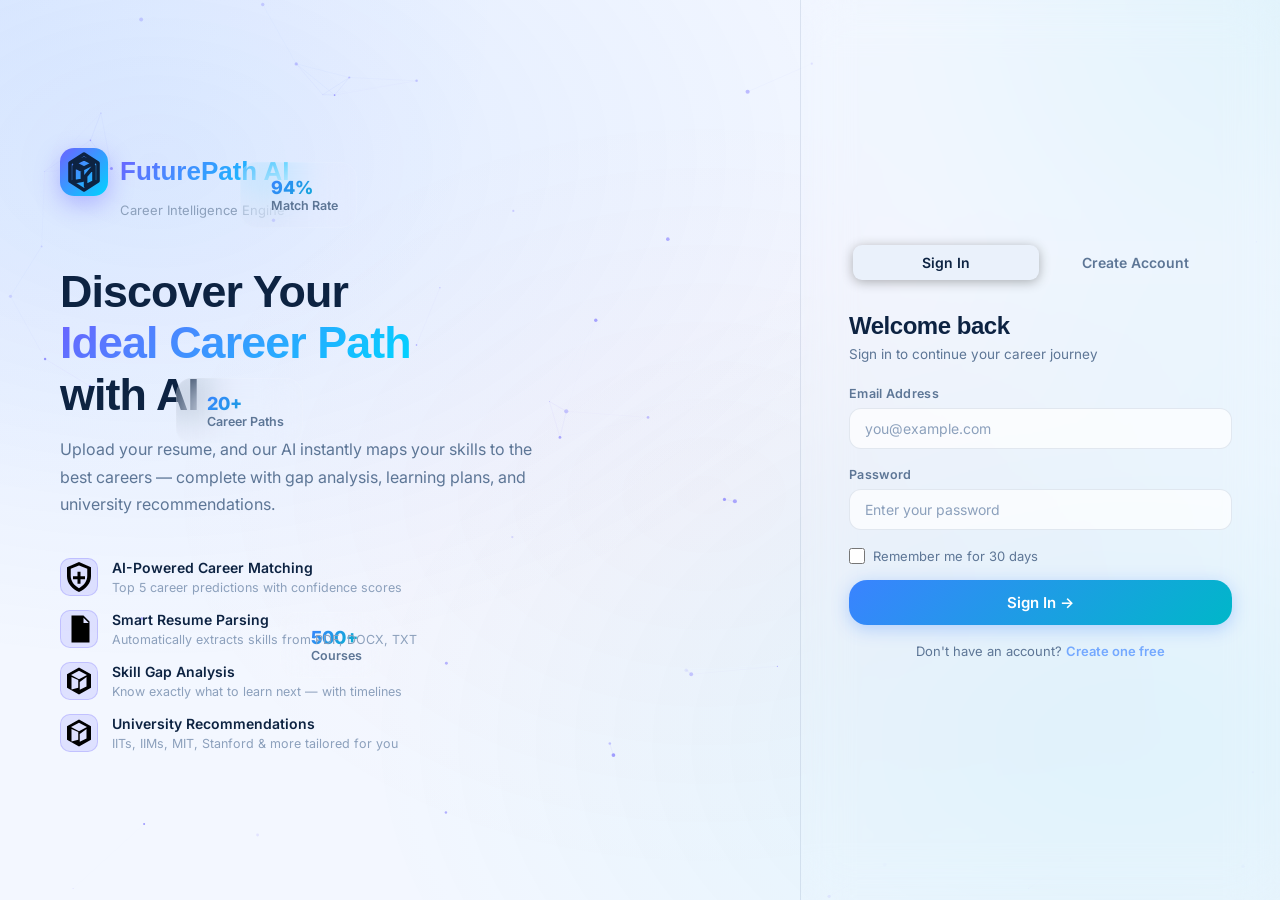
<file: skills.html>
<!DOCTYPE html>
<html lang="en">
<head>
  <meta charset="UTF-8" />
  <meta name="viewport" content="width=device-width, initial-scale=1.0" />
  <title>Skill Gap Analysis — FuturePath AI</title>
  <meta name="description" content="See exactly which skills you're missing for your target career and how long to learn them." />
  <link rel="stylesheet" href="css/main.css" />
  <style>
    .career-selector-grid {
      display: grid;
      grid-template-columns: repeat(auto-fill, minmax(180px,1fr));
      gap: 12px;
      margin-bottom: 24px;
    }
    .cs-card {
      background: var(--bg-card);
      border: 1px solid var(--border);
      border-radius: 16px;
      padding: 14px 16px;
      cursor: pointer;
      transition: var(--transition);
      display: flex;
      align-items: center;
      gap: 10px;
      box-shadow: 0 10px 24px rgba(13,35,66,.06);
    }
    .cs-card:hover {
      border-color: var(--border-hover);
      transform: translateY(-2px);
      box-shadow: 0 16px 32px rgba(13,35,66,.1);
    }
    .cs-card.active {
      border-color: var(--primary);
      background: rgba(58,131,255,.10);
      box-shadow: 0 14px 30px rgba(58,131,255,.16);
    }
    .cs-icon {
      font-size: 22px;
      width: 34px;
      height: 34px;
      border-radius: 10px;
      display: flex;
      align-items: center;
      justify-content: center;
      background: rgba(58,131,255,.08);
      flex-shrink: 0;
    }
    .cs-title { font-size: 13px; font-weight: 700; }
    .cs-score { font-size: 11px; color: var(--text-muted); margin-top: 2px; }

    .gap-summary {
      display: grid;
      grid-template-columns: repeat(3,1fr);
      gap: 16px;
      margin-bottom: 24px;
    }
    .gap-stat {
      background: rgba(255,255,255,.74);
      border: 1px solid var(--border);
      border-radius: 18px;
      padding: 18px;
      text-align: center;
      box-shadow: 0 12px 28px rgba(13,35,66,.05);
    }
    .gap-stat .gs-val {
      font-family:'Outfit',sans-serif;
      font-size: 30px;
      font-weight: 800;
      line-height: 1;
      letter-spacing: -.03em;
    }
    .gs-val.good    { color: var(--success); }
    .gs-val.warning { color: var(--warning); }
    .gs-val.danger  { color: var(--accent); }
    .gap-stat .gs-label {
      font-size: 12px;
      color: var(--text-muted);
      margin-top: 6px;
      text-transform: uppercase;
      letter-spacing: .08em;
    }

    .skills-container {
      display: grid;
      grid-template-columns: 1fr 1fr;
      gap: 20px;
    }

    .skill-section {
      background: rgba(255,255,255,.8);
      border: 1px solid var(--border);
      border-radius: 20px;
      overflow: hidden;
      box-shadow: 0 16px 34px rgba(13,35,66,.06);
    }
    .skill-section-header {
      padding: 16px 20px;
      border-bottom: 1px solid var(--border);
      display: flex;
      align-items: center;
      gap: 10px;
      background: rgba(58,131,255,.04);
    }
    .skill-section-header h3 {
      font-size: 15px;
      font-weight: 700;
      flex: 1;
    }

    .skill-row-item {
      display: flex;
      align-items: center;
      gap: 12px;
      padding: 14px 20px;
      border-bottom: 1px solid rgba(58,131,255,.08);
      transition: var(--transition);
      background: rgba(255,255,255,.55);
    }
    .skill-row-item:hover {
      background: rgba(58,131,255,.05);
    }
    .skill-row-item:last-child {
      border-bottom: none;
    }
    .sri-icon {
      font-size: 18px;
      flex-shrink: 0;
      width: 30px;
      height: 30px;
      border-radius: 10px;
      display: flex;
      align-items: center;
      justify-content: center;
      background: rgba(58,131,255,.08);
    }
    .sri-name {
      font-size: 14px;
      font-weight: 600;
      flex: 1;
    }
    .sri-meta {
      display: flex;
      flex-direction: column;
      align-items: flex-end;
      gap: 4px;
    }
    .sri-time {
      font-size: 11px;
      color: var(--text-muted);
    }

    .diff-badge {
      font-size: 10px;
      font-weight: 700;
      padding: 3px 8px;
      border-radius: 999px;
    }
    .diff-easy   { background: rgba(20,184,138,.14); color: var(--success); }
    .diff-medium { background: rgba(245,166,35,.16); color: var(--warning); }
    .diff-hard   { background: rgba(255,107,129,.14); color: var(--accent); }
    .diff-soft   { background: rgba(0,194,209,.12); color: var(--secondary); }

    .importance-dots {
      display: flex;
      gap: 2px;
    }
    .dot {
      width: 7px;
      height: 7px;
      border-radius: 50%;
      background: rgba(13,35,66,.12);
    }
    .dot.filled {
      background: var(--primary);
    }

    .no-cache-state {
      text-align: center;
      padding: 60px 20px;
    }
    .no-cache-state .ns-icon {
      font-size: 56px;
      opacity: .4;
      margin-bottom: 16px;
    }

    .overall-progress-card {
      background: linear-gradient(135deg, rgba(58,131,255,.12), rgba(0,194,209,.08));
      border: 1px solid rgba(58,131,255,.20);
      border-radius: 20px;
      padding: 20px 24px;
      margin-bottom: 24px;
      box-shadow: 0 18px 34px rgba(58,131,255,.10);
    }
    .opc-label {
      display: flex;
      justify-content: space-between;
      align-items: center;
      margin-bottom: 10px;
      gap: 14px;
    }
    .opc-label .label {
      font-size: 14px;
      font-weight: 700;
    }
    .opc-pct {
      font-family:'Outfit',sans-serif;
      font-size: 20px;
      font-weight: 800;
      background: var(--grad-primary);
      -webkit-background-clip:text;
      -webkit-text-fill-color:transparent;
      background-clip:text;
    }

    @media (max-width: 900px) {
      .skills-container,
      .gap-summary {
        grid-template-columns: 1fr;
      }
    }
  </style>
</head>
<body>
<div class="bg-mesh"></div>
<div class="app-container">
  <aside class="sidebar" id="sidebar"></aside>
  <main class="main-content">
    <header class="topbar" id="topbar"></header>

    <div class="page-content">
      <div id="gap-content"></div>
    </div>
  </main>
</div>

<script src="js/app.js"></script>
<script src="js/ai-engine.js"></script>
<script>
let activeCareer = null;

document.addEventListener('DOMContentLoaded', async () => {
  requireAuth();
  renderSidebar('skills');
  renderTopbar('Skill Gap Analysis', 'See what skills you need for each career path');

  const user    = getCurrentUser();
  const careers = user.careerCache || [];
  const params  = new URLSearchParams(window.location.search);
  const initId  = params.get('career');

  if (careers.length === 0) {
    document.getElementById('gap-content').innerHTML = `
      <div class="no-cache-state">
        <div class="ns-icon"><svg viewBox="0 0 24 24" aria-hidden="true"><path d="M4 19h16M8 16V9m4 7V5m4 11v-4"/></svg></div>
        <h2 style="font-size:22px; margin-bottom:8px">No Predictions Yet</h2>
        <p class="text-secondary" style="max-width:350px; margin:0 auto 20px">
          Run career predictions first so we can show your skill gap for each path.
        </p>
        <a href="recommendations.html" class="btn btn-primary">Get Career Predictions →</a>
      </div>`;
    return;
  }

  activeCareer = careers.find(c => c.id === initId) || careers[0];
  await renderPage(careers, activeCareer, user.profile.skills || []);
});

async function selectCareer(id) {
  const user    = getCurrentUser();
  const careers = user.careerCache || [];
  activeCareer  = careers.find(c => c.id === id) || careers[0];
  document.querySelectorAll('.cs-card').forEach(el => {
    el.classList.toggle('active', el.dataset.id === id);
  });
  await renderGapDetail(activeCareer, user.profile.skills || []);
}

async function renderPage(careers, selected, userSkills) {
  const careerTabsHTML = careers.map((c,i) => `
    <div class="cs-card${c.id === selected.id ? ' active' : ''}" data-id="${c.id}" onclick="selectCareer('${c.id}')">
      <span class="cs-icon">${c.icon}</span>
      <div>
        <div class="cs-title">${c.title}</div>
      </div>
    </div>`).join('');

  document.getElementById('gap-content').innerHTML = `
    <div class="career-selector-grid">${careerTabsHTML}</div>
    <div id="gap-detail"></div>`;

  await renderGapDetail(selected, userSkills);
}

async function renderGapDetail(career, userSkills) {
  const gap = await getSkillGap(userSkills, career);
  const container = document.getElementById('gap-detail');

  const totalTime = gap.missing.reduce((s, sk) => {
    const t = sk.time;
    const m = t.match(/(\d+)/);
    return s + (m ? parseInt(m[1]) : 1);
  }, 0);

  container.innerHTML = `
    <!-- Overall progress -->
    <div class="overall-progress-card anim-fade-in">
      <div class="opc-label">
        <div>
          <div class="label">${career.icon} ${career.title} — Readiness</div>
          <div class="text-sm text-muted mt-4">${gap.current.length} of ${career.requiredSkills.length} skills mastered</div>
        </div>
        <div class="opc-pct">${gap.completeness}%</div>
      </div>
      <div class="progress-bar progress-xl">
        <div class="progress-fill" id="readiness-bar" style="width:0"></div>
      </div>
    </div>

    <!-- Summary stats -->
    <div class="gap-summary">
      <div class="gap-stat">
        <div class="gs-val good">${gap.current.length}</div>
        <div class="gs-label">Skills You Have</div>
      </div>
      <div class="gap-stat">
        <div class="gs-val danger">${gap.missing.length}</div>
        <div class="gs-label">Skills to Learn</div>
      </div>
      <div class="gap-stat">
        <div class="gs-val warning">~${totalTime}+</div>
        <div class="gs-label">Weeks to Bridge Gap</div>
      </div>
    </div>

    <!-- Skills detail -->
    <div class="skills-container">
      <!-- Current skills -->
      <div class="skill-section">
        <div class="skill-section-header">
          <h3>Skills You Have</h3>
          <span class="badge badge-success">${gap.current.length}</span>
        </div>
        ${gap.current.length === 0
          ? `<div class="empty-state p-0" style="padding:24px"><p class="text-muted text-sm">No matching skills yet.</p></div>`
          : gap.current.map(sk => `
            <div class="skill-row-item">
              <div class="sri-icon"><svg viewBox="0 0 24 24" aria-hidden="true"><path d="m5 12 4 4L19 2"/></svg></div>
              <div class="sri-name">${sk.name}</div>
              <div class="sri-meta">
                <div class="importance-dots">${importanceDots(sk.importance)}</div>
                <span class="diff-badge diff-${sk.difficulty.toLowerCase()}">${sk.difficulty}</span>
              </div>
            </div>`).join('')
        }
      </div>

      <!-- Missing skills -->
      <div class="skill-section">
        <div class="skill-section-header">
          <h3>Skills to Learn</h3>
          <span class="badge" style="background:var(--accent);color:#fff">${gap.missing.length}</span>
        </div>
        ${gap.missing.length === 0
          ? `<div class="empty-state" style="padding:24px"><p class="text-muted text-sm">You have all required skills.</p></div>`
          : gap.missing.map(sk => `
            <div class="skill-row-item">
              <div class="sri-icon"><svg viewBox="0 0 24 24" aria-hidden="true"><path d="M12 3v18M9 6h7a2 2 0 0 1 2 2v10a2 2 0 0 1-2 2H9a2 2 0 0 1-2-2V8a2 2 0 0 1 2-2Z"/></svg></div>
              <div>
                <div class="sri-name">${sk.name}</div>
                <div class="sri-time">⏱️ ${sk.time}</div>
              </div>
              <div class="sri-meta">
                <div class="importance-dots">${importanceDots(sk.importance)}</div>
                <span class="diff-badge diff-${sk.difficulty.toLowerCase()}">${sk.difficulty}</span>
              </div>
            </div>`).join('')
        }
      </div>
    </div>

    <!-- Action row -->
    <div class="flex gap-12 mt-20">
      <a href="learning.html?career=${career.id}" class="btn btn-primary">
        Get Course Recommendations →
      </a>
    </div>`;

  setTimeout(() => {
    const bar = document.getElementById('readiness-bar');
    if (bar) bar.style.width = gap.completeness + '%';
  }, 100);
}

function importanceDots(imp) {
  const total = 10;
  return Array.from({length:total}, (_,i) =>
    `<div class="dot${i < imp ? ' filled' : ''}"></div>`).join('');
}
</script>
</body>
</html>
</file>
<file: css/main.css>
@import url('https://fonts.googleapis.com/css2?family=Inter:wght@400;500;600;700;800&display=swap');

/* =============================================
   DESIGN TOKENS — Light Blue / Futuristic Minimal
   ============================================= */
:root {
  --bg-primary:    #f3f7ff;
  --bg-secondary:  #eaf1fb;
  --bg-card:       rgba(255,255,255,0.82);
  --bg-card-hover: rgba(255,255,255,0.96);

  --border:        rgba(17,55,110,0.10);
  --border-hover:  rgba(58,131,255,0.36);

  --primary:        #3a83ff;
  --primary-light:  #74a9ff;
  --primary-dark:   #2056cf;
  --secondary:      #00b7c9;
  --accent:         #ff6b81;
  --success:        #14b88a;
  --warning:        #f5a623;

  --text-primary:   #0d2342;
  --text-secondary: #5d7696;
  --text-muted:     #8ca0bc;

  --grad-primary:   linear-gradient(135deg,#3a83ff 0%,#00b7c9 100%);
  --grad-card:      linear-gradient(135deg, rgba(58,131,255,.10) 0%, rgba(0,194,209,.05) 100%);
  --grad-hero:      radial-gradient(ellipse at 20% 50%,rgba(58,131,255,.12) 0%,transparent 55%), radial-gradient(ellipse at 80% 20%,rgba(0,194,209,.08) 0%,transparent 50%);

  --shadow-card:    0 10px 30px rgba(13,35,66,.075);
  --shadow-glow:    0 18px 44px rgba(58,131,255,.18);

  --r-sm: 8px; --r-md: 12px; --r-lg: 18px; --r-xl: 24px;
  --transition: all .28s cubic-bezier(.4,0,.2,1);
}

/* =============================================
   RESET & BASE
   ============================================= */
*, *::before, *::after { box-sizing: border-box; margin:0; padding:0; }
html { scroll-behavior: smooth; font-size:16px; }
body {
  font-family: 'Inter', sans-serif;
  background:
    radial-gradient(circle at top left, rgba(58,131,255,.08), transparent 32%),
    radial-gradient(circle at top right, rgba(0,194,209,.07), transparent 30%),
    var(--bg-primary);
  color: var(--text-primary);
  min-height: 100vh;
  overflow-x: hidden;
  -webkit-font-smoothing: antialiased;
}
h1,h2,h3,h4,h5,h6 { font-weight: 700; line-height: 1.15; letter-spacing: -.02em; }
a { text-decoration: none; color: inherit; }
button { font-family:'Inter',sans-serif; cursor:pointer; }

::-webkit-scrollbar { width:6px; }
::-webkit-scrollbar-track { background:var(--bg-secondary); }
::-webkit-scrollbar-thumb { background:var(--primary-light); border-radius:3px; }

/* =============================================
   BACKGROUND MESH
   ============================================= */
.bg-mesh {
  position: fixed; inset:0; pointer-events:none; z-index:0;
  background:
    radial-gradient(ellipse at 12% 18%, rgba(58,131,255,.10) 0%,transparent 48%),
    radial-gradient(ellipse at 88% 82%, rgba(0,194,209,.08) 0%,transparent 48%),
    radial-gradient(ellipse at 55% 55%, rgba(255,107,129,.04) 0%,transparent 55%);
}

/* =============================================
   APP LAYOUT
   ============================================= */
.app-container { display:flex; min-height:100vh; }

/* — Sidebar — */
.sidebar {
  width: 255px; flex-shrink:0;
  background: rgba(255,255,255,.78);
  border-right: 1px solid var(--border);
  backdrop-filter: blur(24px);
  position: fixed; top:0; left:0; height:100vh;
  display:flex; flex-direction:column;
  z-index: 100; transition: width .28s ease, transform .28s ease;
  overflow:hidden;
}
.sidebar.collapsed { width: 90px; }
.sidebar-logo {
  padding: 22px 18px 20px;
  border-bottom: 1px solid var(--border);
}
.sidebar-logo .logo-mark {
  display:flex; align-items:center; gap:10px;
  font-size: 22px; font-weight:800;
  background: var(--grad-primary);
  -webkit-background-clip:text; -webkit-text-fill-color:transparent;
  background-clip:text;
}
.sidebar-logo .logo-sub {
  font-size:10.5px; color:var(--text-muted); margin-top:4px; letter-spacing:.3px;
}
.brand-icon,
.nav-icon svg,
.sidebar-toggle svg {
  width: 18px; height: 18px;
  stroke: currentColor;
  fill: none;
  stroke-width: 1.8;
  stroke-linecap: round;
  stroke-linejoin: round;
}
.brand-icon { width: 22px; height: 22px; }
.sidebar-nav { flex:1; padding:10px 10px 12px; overflow-y:auto; }
.nav-group-label {
  font-size:9.5px; font-weight:700; letter-spacing:1.6px; text-transform:uppercase;
  color:var(--text-muted); padding:14px 12px 6px;
}
.nav-item {
  display:flex; align-items:center; gap:11px;
  padding:10px 13px; border-radius:var(--r-md);
  color:var(--text-secondary); font-size:13.5px; font-weight:600;
  transition:var(--transition); margin-bottom:2px; cursor:pointer;
  border: 1px solid transparent;
}
.nav-item:hover {
  background:rgba(58,131,255,.08); color:var(--text-primary);
  border-color:rgba(58,131,255,.12);
  transform: translateX(1px);
}
.nav-item.active {
  background:linear-gradient(135deg,rgba(58,131,255,.16),rgba(0,194,209,.08));
  color:var(--primary-dark); border-color:rgba(58,131,255,.28);
  box-shadow: inset 0 0 0 1px rgba(58,131,255,.12);
}
.nav-icon {
  width: 20px; height: 20px; display:flex; align-items:center; justify-content:center;
  flex-shrink:0;
}
.nav-item .nav-label { white-space: nowrap; }
.sidebar.collapsed .nav-label,
.sidebar.collapsed .nav-group-label,
.sidebar.collapsed .sf-name,
.sidebar.collapsed .sf-email,
.sidebar.collapsed .logo-sub,
.sidebar.collapsed .logo-copy { display:none; }
.sidebar.collapsed .sidebar-logo,
.sidebar.collapsed .sidebar-footer { padding-inline: 14px; }

.sidebar-footer {
  padding:14px 16px;
  border-top:1px solid var(--border);
  display:flex; align-items:center; gap:10px;
}
.sf-avatar {
  width:34px; height:34px; border-radius:50%;
  background:var(--grad-primary);
  display:flex; align-items:center; justify-content:center;
  font-family:'Outfit',sans-serif; font-weight:700; font-size:13px; color:#fff;
  flex-shrink:0;
}
.sf-name  { font-size:13px; font-weight:600; color:var(--text-primary); }
.sf-email { font-size:11px; color:var(--text-muted); white-space:nowrap; overflow:hidden; text-overflow:ellipsis; max-width:145px; }

/* — Main content — */
.main-content { flex:1; margin-left:255px; min-height:100vh; position:relative; z-index:1; }

/* — Topbar — */
.topbar {
  display:flex; align-items:center; justify-content:space-between;
  padding:14px 28px;
  border-bottom:1px solid var(--border);
  backdrop-filter:blur(20px);
  position:sticky; top:0; z-index:50;
  background:rgba(244,248,253,.88);
}
.topbar-left {
  display:flex; align-items:center; gap:12px;
}
.topbar-left h1 { font-size:22px; font-weight:700; color:var(--text-primary); }
.topbar-left p  { font-size:13px; color:var(--text-secondary); margin-top:2px; }
.topbar-right { display:flex; align-items:center; gap:12px; }
.sidebar-toggle {
  width: 38px; height: 38px; border-radius: 10px; border: 1px solid var(--border);
  background: rgba(255,255,255,.72); display:flex; align-items:center; justify-content:center;
  color: var(--text-secondary); transition: var(--transition);
}
.sidebar-toggle:hover { border-color: var(--border-hover); color: var(--primary-dark); }

.user-chip {
  display:flex; align-items:center; gap:9px;
  background:var(--bg-card); border:1px solid var(--border);
  border-radius:100px; padding:5px 14px 5px 6px; cursor:pointer;
  transition:var(--transition);
}
.user-chip:hover { border-color:var(--border-hover); }
.user-chip .avatar {
  width:28px; height:28px; border-radius:50%;
  background:var(--grad-primary);
  display:flex; align-items:center; justify-content:center;
  font-family:'Outfit',sans-serif; font-weight:700; font-size:11px; color:#fff;
}
.user-chip span { font-size:13px; font-weight:500; color:var(--text-primary); }

/* — Page layout — */
.page-content { padding: 20px 28px 30px; }

/* =============================================
   CARDS
   ============================================= */
.card {
  background:var(--bg-card); border:1px solid var(--border);
  border-radius:var(--r-lg); backdrop-filter:blur(20px);
  transition:var(--transition); padding:18px;
  box-shadow:var(--shadow-card);
}
.card:hover {
  border-color:var(--border-hover);
  box-shadow:var(--shadow-glow); transform:translateY(-2px);
}
.card-gradient { background:var(--grad-card); border:1px solid rgba(58,131,255,.16); }
.card-flat { transform:none !important; }
.card-flat:hover { transform:none !important; }

/* =============================================
   STAT CARDS
   ============================================= */
.stat-card {
  position:relative; overflow:hidden; padding:22px 24px;
  background:var(--bg-card); border:1px solid var(--border);
  border-radius:var(--r-lg); backdrop-filter:blur(20px);
  transition:var(--transition); box-shadow:var(--shadow-card);
}
.stat-card:hover { border-color:var(--border-hover); transform:translateY(-2px); box-shadow:var(--shadow-glow); }
.stat-card::after {
  content:''; position:absolute; top:-20px; right:-20px;
  width:90px; height:90px; border-radius:50%; filter:blur(35px); opacity:.20;
}
.stat-card.v::after { background:var(--primary); }
.stat-card.c::after { background:var(--secondary); }
.stat-card.r::after { background:var(--accent); }
.stat-card.g::after { background:var(--success); }
.stat-icon { font-size:28px; margin-bottom:12px; }
.stat-value {
  font-family:'Outfit',sans-serif; font-size:34px; font-weight:800; line-height:1;
  background:var(--grad-primary);
  -webkit-background-clip:text; -webkit-text-fill-color:transparent; background-clip:text;
}
.stat-label { font-size:13px; color:var(--text-secondary); margin-top:5px; }

/* =============================================
   BUTTONS
   ============================================= */
.btn {
  display:inline-flex; align-items:center; justify-content:center; gap:8px;
  padding:10px 18px; border-radius:12px;
  font-size:14px; font-weight:600;
  cursor:pointer; transition:var(--transition); border:none;
  white-space:nowrap;
}
.btn-primary {
  background:var(--grad-primary); color:#fff;
  box-shadow:0 4px 18px rgba(58,131,255,.32);
}
.btn-primary:hover { transform:translateY(-2px); box-shadow:0 8px 26px rgba(58,131,255,.46); }
.btn-secondary {
  background:rgba(58,131,255,.10); color:var(--primary-dark);
  border:1px solid rgba(58,131,255,.26);
}
.btn-secondary:hover { background:rgba(58,131,255,.18); border-color:var(--primary); }
.btn-ghost {
  background:transparent; color:var(--text-secondary);
  border:1px solid var(--border);
}
.btn-ghost:hover { background:rgba(15,45,90,.04); color:var(--text-primary); }
.btn-danger { background:rgba(255,107,129,.12); color:var(--accent); border:1px solid rgba(255,107,129,.28); }
.btn-danger:hover { background:rgba(255,107,129,.20); }

.btn-lg { padding:13px 28px; font-size:15px; border-radius:var(--r-lg); }
.btn-sm { padding:6px 14px; font-size:12px; border-radius:var(--r-sm); }
.btn-full { width:100%; }
.btn:disabled { opacity:.5; cursor:not-allowed; transform:none !important; }

/* =============================================
   FORMS
   ============================================= */
.form-group { margin-bottom:18px; }
.form-label {
  display:block; font-size:12.5px; font-weight:600;
  color:var(--text-secondary); margin-bottom:7px; letter-spacing:.3px;
}
.form-input {
  width:100%; padding:11px 15px;
  background:rgba(255,255,255,.7); border:1px solid var(--border);
  border-radius:var(--r-md); color:var(--text-primary);
  font-family:'Inter',sans-serif; font-size:14px;
  transition:var(--transition); outline:none;
}
.form-input:focus {
  border-color:var(--primary);
  background:#ffffff;
  box-shadow:0 0 0 3px rgba(58,131,255,.14);
}
.form-input::placeholder { color:var(--text-muted); }
select.form-input option { background:#ffffff; color:var(--text-primary); }
.form-hint { font-size:11.5px; color:var(--text-muted); margin-top:5px; }
.form-row { display:grid; grid-template-columns:1fr 1fr; gap:16px; }
.form-error { font-size:12px; color:var(--accent); margin-top:5px; }

/* =============================================
   TAGS & BADGES
   ============================================= */
.tag {
  display:inline-flex; align-items:center; gap:5px;
  padding:4px 11px; border-radius:100px;
  font-size:12px; font-weight:500; transition:var(--transition);
}
.tag-primary  { background:rgba(58,131,255,.12); color:var(--primary-dark); border:1px solid rgba(58,131,255,.26); }
.tag-success  { background:rgba(20,184,138,.10); color:var(--success);      border:1px solid rgba(20,184,138,.26); }
.tag-danger   { background:rgba(255,107,129,.10);color:var(--accent);       border:1px solid rgba(255,107,129,.26);}
.tag-warning  { background:rgba(245,166,35,.10); color:var(--warning);      border:1px solid rgba(245,166,35,.26); }
.tag-cyan     { background:rgba(0,194,209,.08);  color:var(--secondary);    border:1px solid rgba(0,194,209,.22); }
.tag-ghost    { background:rgba(15,45,90,.04);   color:var(--text-secondary); border:1px solid var(--border);      }
.tag .remove-btn { cursor:pointer; opacity:.6; line-height:1; font-size:14px; }
.tag .remove-btn:hover { opacity:1; }

.badge {
  display:inline-flex; align-items:center; justify-content:center;
  padding:2px 9px; border-radius:100px; font-size:11px; font-weight:700;
}
.badge-primary { background:var(--primary); color:#fff; }
.badge-success { background:var(--success); color:#fff; }

/* =============================================
   PROGRESS BARS
   ============================================= */
.progress-bar { height:6px; background:rgba(15,45,90,.06); border-radius:3px; overflow:hidden; }
.progress-fill {
  height:100%; border-radius:3px; background:var(--grad-primary);
  width:0; transition:width 1.3s cubic-bezier(.4,0,.2,1);
}
.progress-fill.success  { background:var(--success); }
.progress-fill.warning  { background:var(--warning); }
.progress-fill.danger   { background:var(--accent); }

.progress-lg { height:10px; }
.progress-xl { height:14px; }

/* =============================================
   ALERTS
   ============================================= */
.alert {
  padding:12px 16px; border-radius:var(--r-md);
  font-size:13.5px; display:flex; align-items:center; gap:10px;
  margin-bottom:14px; animation:fadeInUp .3s ease;
}
.alert-badge {
  width: 20px; height: 20px; border-radius: 999px; display:inline-flex; align-items:center; justify-content:center;
  background: rgba(13,35,66,.08); font-weight:700; font-size: 11px;
}
.alert-error   { background:rgba(255,107,129,.08); border:1px solid rgba(255,107,129,.24); color:#d63d5c; }
.alert-success { background:rgba(20,184,138,.08);  border:1px solid rgba(20,184,138,.24);  color:var(--success); }
.alert-info    { background:rgba(58,131,255,.08);  border:1px solid rgba(58,131,255,.24);  color:var(--primary-dark); }
.alert-warning { background:rgba(245,166,35,.08);  border:1px solid rgba(245,166,35,.24);  color:#c07f10; }

/* =============================================
   SKILL TAG INPUT
   ============================================= */
.skill-input-wrapper {
  border:1px solid var(--border); border-radius:var(--r-md);
  background:rgba(255,255,255,.6); padding:10px;
  min-height:52px; display:flex; flex-wrap:wrap; gap:6px; align-items:center;
  cursor:text; transition:var(--transition);
}
.skill-input-wrapper:focus-within {
  border-color:var(--primary);
  box-shadow:0 0 0 3px rgba(58,131,255,.14);
}
.skill-input-inner {
  border:none; background:transparent; color:var(--text-primary);
  font-family:'Inter',sans-serif; font-size:14px; outline:none;
  min-width:120px; flex:1;
}
.skill-input-inner::placeholder { color:var(--text-muted); }

/* =============================================
   GRID & FLEX UTILITIES
   ============================================= */
.grid-2 { display:grid; grid-template-columns:repeat(2,1fr); gap:20px; }
.grid-3 { display:grid; grid-template-columns:repeat(3,1fr); gap:20px; }
.grid-4 { display:grid; grid-template-columns:repeat(4,1fr); gap:20px; }
.flex   { display:flex; }
.flex-col { flex-direction:column; }
.items-center { align-items:center; }
.items-start  { align-items:flex-start; }
.justify-between { justify-content:space-between; }
.justify-center  { justify-content:center; }
.gap-6  { gap:6px; }  .gap-8  { gap:8px; }  .gap-10 { gap:10px; }
.gap-12 { gap:12px; } .gap-16 { gap:16px; } .gap-20 { gap:20px; }
.gap-24 { gap:24px; } .gap-32 { gap:32px; }
.flex-wrap { flex-wrap:wrap; }
.flex-1 { flex:1; }

/* Margin/padding */
.mb-4{margin-bottom:4px} .mb-6{margin-bottom:6px} .mb-8{margin-bottom:8px}
.mb-12{margin-bottom:12px} .mb-16{margin-bottom:16px} .mb-20{margin-bottom:20px}
.mb-24{margin-bottom:24px} .mb-32{margin-bottom:32px} .mb-40{margin-bottom:40px}
.mt-8{margin-top:8px} .mt-12{margin-top:12px} .mt-16{margin-top:16px}
.mt-20{margin-top:20px} .mt-24{margin-top:24px}
.p-0{padding:0} .pt-16{padding-top:16px}

.text-center { text-align:center; }
.text-right  { text-align:right; }
.font-bold   { font-weight:700; }
.text-sm     { font-size:13px; }
.text-xs     { font-size:11.5px; }
.text-muted  { color:var(--text-muted); }
.text-secondary { color:var(--text-secondary); }
.text-success { color:var(--success); }
.text-danger  { color:var(--accent); }
.text-primary-c { color:var(--primary-dark); }
.w-full { width:100%; }

/* =============================================
   DIVIDER
   ============================================= */
.divider { height:1px; background:var(--border); margin:20px 0; }

/* =============================================
   LOADING SPINNER
   ============================================= */
.spinner {
  display:inline-block; width:20px; height:20px;
  border:2px solid rgba(15,45,90,.12);
  border-top-color:var(--primary); border-radius:50%;
  animation:spin .7s linear infinite;
}
.spinner-lg { width:36px; height:36px; border-width:3px; }

/* Loading overlay */
.loading-overlay {
  position:absolute; inset:0; background:rgba(244,248,253,.8);
  display:flex; flex-direction:column; align-items:center; justify-content:center;
  border-radius:var(--r-lg); z-index:10; gap:12px; backdrop-filter:blur(4px);
}
.loading-overlay p { font-size:14px; color:var(--text-secondary); }

/* =============================================
   EMPTY STATE
   ============================================= */
.empty-state {
  display:flex; flex-direction:column; align-items:center; justify-content:center;
  padding:60px 24px; text-align:center; gap:12px;
}
.empty-state .empty-icon { font-size:48px; opacity:.5; }
.empty-state h3 { font-size:18px; font-weight:600; color:var(--text-secondary); }
.empty-state p  { font-size:14px; color:var(--text-muted); max-width:320px; }

/* =============================================
   MODAL
   ============================================= */
.modal-overlay {
  position:fixed; inset:0; background:rgba(15,45,90,.25);
  backdrop-filter:blur(8px); z-index:1000;
  display:flex; align-items:center; justify-content:center;
  animation:fadeIn .25s ease;
}
.modal {
  background:#ffffff; border:1px solid var(--border);
  border-radius:var(--r-xl); padding:32px; width:100%; max-width:520px;
  box-shadow:0 24px 64px rgba(15,45,90,.18);
  animation:fadeInUp .3s ease;
}
.modal-header { display:flex; align-items:center; justify-content:space-between; margin-bottom:24px; }
.modal-header h2 { font-size:20px; font-weight:700; }
.modal-close {
  width:30px; height:30px; border-radius:50%; border:none;
  background:rgba(15,45,90,.06); color:var(--text-secondary);
  font-size:18px; cursor:pointer; transition:var(--transition);
  display:flex; align-items:center; justify-content:center;
}
.modal-close:hover { background:rgba(255,107,129,.14); color:var(--accent); }

/* =============================================
   SECTION HEADERS
   ============================================= */
.section-header {
  display:flex; align-items:center; justify-content:space-between;
  margin-bottom:20px;
}
.section-header h2 { font-size:18px; font-weight:700; }
.section-header h3 { font-size:16px; font-weight:600; }

/* =============================================
   CONFIDENCE / SCORE RING
   ============================================= */
.score-ring {
  display:flex; flex-direction:column; align-items:center; gap:4px;
}
.score-ring svg { transform:rotate(-90deg); }
.score-ring .score-num {
  font-family:'Outfit',sans-serif; font-weight:800; font-size:22px;
  background:var(--grad-primary);
  -webkit-background-clip:text; -webkit-text-fill-color:transparent; background-clip:text;
}
.score-ring .score-label { font-size:10px; color:var(--text-muted); text-align:center; }

/* =============================================
   CAREER CARD
   ============================================= */
.career-card {
  background:var(--bg-card); border:1px solid var(--border);
  border-radius:var(--r-lg); padding:22px;
  display:flex; flex-direction:column; gap:14px;
  transition:var(--transition); position:relative; overflow:hidden;
  cursor:pointer; box-shadow:var(--shadow-card);
}
.career-card::before {
  content:''; position:absolute; top:0; left:0; right:0; height:2px;
  background:var(--grad-primary); opacity:0; transition:var(--transition);
}
.career-card:hover { border-color:var(--border-hover); transform:translateY(-3px); box-shadow:var(--shadow-glow); }
.career-card:hover::before { opacity:1; }
.career-card.rank-1 { border-color:rgba(58,131,255,.35); }
.career-card.rank-1::before { opacity:1; }

.career-rank {
  position:absolute; top:14px; right:14px;
  width:26px; height:26px; border-radius:50%;
  background:rgba(58,131,255,.12); border:1px solid rgba(58,131,255,.26);
  display:flex; align-items:center; justify-content:center;
  font-size:12px; font-weight:700; color:var(--primary-dark);
}
.career-card.rank-1 .career-rank {
  background:linear-gradient(135deg,#ffd700,#ffa500);
  border-color:#ffd700; color:#000;
}

.career-title { font-family:'Outfit',sans-serif; font-size:18px; font-weight:700; color:var(--text-primary); }
.career-domain { font-size:12px; color:var(--text-muted); margin-top:2px; }

.confidence-bar-wrap { }
.confidence-bar-label {
  display:flex; justify-content:space-between; margin-bottom:6px;
}
.confidence-pct {
  font-family:'Outfit',sans-serif; font-size:18px; font-weight:700;
  background:var(--grad-primary);
  -webkit-background-clip:text; -webkit-text-fill-color:transparent; background-clip:text;
}

/* =============================================
   SKILL GAP
   ============================================= */
.skill-row {
  display:flex; align-items:center; gap:12px; padding:12px 0;
  border-bottom:1px solid var(--border);
}
.skill-row:last-child { border-bottom:none; }
.skill-name { flex:1; font-size:14px; font-weight:500; }
.skill-meta { display:flex; gap:8px; align-items:center; }

/* =============================================
   COURSE CARD
   ============================================= */
.course-card {
  background:var(--bg-card); border:1px solid var(--border);
  border-radius:var(--r-lg); padding:18px 20px;
  display:flex; gap:16px; transition:var(--transition);
  box-shadow:var(--shadow-card);
}
.course-card:hover { border-color:var(--border-hover); transform:translateY(-2px); box-shadow:var(--shadow-glow); }
.course-provider-logo {
  width:42px; height:42px; border-radius:var(--r-sm);
  display:flex; align-items:center; justify-content:center;
  font-size:20px; flex-shrink:0;
  background:rgba(58,131,255,.06); border:1px solid var(--border);
}
.course-title { font-size:14px; font-weight:600; margin-bottom:4px; }
.course-meta { display:flex; flex-wrap:wrap; gap:6px; margin-top:8px; }
.course-link {
  margin-top:auto; font-size:12px; color:var(--primary-dark);
  display:flex; align-items:center; gap:4px;
}
.course-link:hover { color:var(--secondary); }

/* =============================================
   UNIVERSITY CARD
   ============================================= */
.uni-card {
  background:var(--bg-card); border:1px solid var(--border);
  border-radius:var(--r-lg); overflow:hidden; transition:var(--transition);
  box-shadow:var(--shadow-card);
}
.uni-card:hover { border-color:var(--border-hover); transform:translateY(-3px); box-shadow:var(--shadow-glow); }
.uni-card-header { padding:18px 20px; background:var(--grad-card); border-bottom:1px solid var(--border); }
.uni-name { font-family:'Outfit',sans-serif; font-size:16px; font-weight:700; }
.uni-location { font-size:12px; color:var(--text-muted); margin-top:2px; }
.uni-card-body { padding:16px 20px; display:flex; flex-direction:column; gap:10px; }
.uni-stat-row { display:flex; justify-content:space-between; font-size:13px; }
.uni-stat-key { color:var(--text-secondary); }
.uni-stat-val { font-weight:600; color:var(--text-primary); }

/* =============================================
   TOOLTIP
   ============================================= */
.tip { position:relative; cursor:help; }
.tip::after {
  content:attr(data-tip);
  position:absolute; bottom:calc(100% + 7px); left:50%;
  transform:translateX(-50%); white-space:nowrap;
  background:#0f2547; color:#ffffff;
  border:1px solid var(--border); border-radius:var(--r-sm);
  padding:7px 12px; font-size:12px;
  pointer-events:none; opacity:0; transition:opacity .2s;
  z-index:999;
}
.tip:hover::after { opacity:1; }

/* =============================================
   KEYFRAMES
   ============================================= */
@keyframes fadeInUp  { from{opacity:0;transform:translateY(18px)} to{opacity:1;transform:translateY(0)} }
@keyframes fadeIn    { from{opacity:0} to{opacity:1} }
@keyframes slideLeft { from{opacity:0;transform:translateX(-18px)} to{opacity:1;transform:translateX(0)} }
@keyframes spin      { from{transform:rotate(0deg)} to{transform:rotate(360deg)} }
@keyframes float     { 0%,100%{transform:translateY(0)} 50%{transform:translateY(-9px)} }
@keyframes pulse-glow {
  0%,100%{box-shadow:0 0 16px rgba(58,131,255,.25)}
  50%{box-shadow:0 0 32px rgba(58,131,255,.5)}
}

.anim-fade-up  { animation:fadeInUp  .5s ease forwards; }
.anim-fade-in  { animation:fadeIn    .4s ease forwards; }
.anim-slide-left { animation:slideLeft .4s ease forwards; }

/* stagger delays */
.delay-1 { animation-delay:.1s; opacity:0; }
.delay-2 { animation-delay:.2s; opacity:0; }
.delay-3 { animation-delay:.3s; opacity:0; }
.delay-4 { animation-delay:.4s; opacity:0; }
.delay-5 { animation-delay:.5s; opacity:0; }

/* =============================================
   RESPONSIVE
   ============================================= */
@media(max-width:1100px) {
  .sidebar { width:220px; }
  .main-content { margin-left:220px; }
  .grid-4 { grid-template-columns:repeat(2,1fr); }
}
@media(max-width:860px) {
  .grid-3 { grid-template-columns:repeat(2,1fr); }
  .grid-2 { grid-template-columns:1fr; }
  .form-row { grid-template-columns:1fr; }
}
@media(max-width:700px) {
  .sidebar { transform:translateX(-100%); }
  .main-content { margin-left:0; }
  .page-header,.page-content { padding:18px 18px; }
  .grid-3,.grid-4 { grid-template-columns:1fr; }
}
</file>
<file: css/auth.css>
/* =============================================
   AUTH PAGE — index.html specific styles
   ============================================= */

/* Particles canvas */
#particles-canvas {
  position: fixed; inset: 0; z-index: 0;
  pointer-events: none;
}

/* Auth wrapper */
.auth-page {
  min-height: 100vh;
  display: flex;
  position: relative;
  overflow: hidden;
}

/* Left panel — branding */
.auth-left {
  flex: 1;
  display: flex;
  flex-direction: column;
  justify-content: center;
  padding: 60px;
  position: relative;
  z-index: 1;
}

.auth-brand { margin-bottom: 48px; }
.auth-brand .brand-logo {
  display: flex; align-items: center; gap: 12px;
  margin-bottom: 6px;
}
.auth-brand .brand-icon {
  width: 48px; height: 48px; border-radius: 14px;
  background: linear-gradient(135deg, #6c63ff, #00d4ff);
  display: flex; align-items: center; justify-content: center;
  font-size: 24px; box-shadow: 0 8px 24px rgba(108,99,255,.4);
}
.auth-brand .brand-name {
  font-family: 'Outfit', sans-serif;
  font-size: 26px; font-weight: 800;
  background: linear-gradient(135deg, #6c63ff, #00d4ff);
  -webkit-background-clip: text; -webkit-text-fill-color: transparent;
  background-clip: text;
}
.auth-brand .brand-tagline {
  font-size: 13px; color: var(--text-muted);
  padding-left: 60px;
}

.auth-hero h1 {
  font-family: 'Outfit', sans-serif;
  font-size: clamp(32px, 3.5vw, 48px);
  font-weight: 800; line-height: 1.15;
  color: var(--text-primary); margin-bottom: 16px;
}
.auth-hero h1 .gradient-text {
  background: linear-gradient(135deg, #6c63ff, #00d4ff);
  -webkit-background-clip: text; -webkit-text-fill-color: transparent;
  background-clip: text;
}
.auth-hero p {
  font-size: 16px; color: var(--text-secondary);
  line-height: 1.7; max-width: 480px; margin-bottom: 40px;
}

.auth-features {
  display: flex; flex-direction: column; gap: 14px;
}
.auth-feature {
  display: flex; align-items: center; gap: 14px;
  animation: slideLeft .5s ease forwards; opacity: 0;
}
.auth-feature-icon {
  width: 38px; height: 38px; border-radius: 10px;
  background: rgba(108,99,255,.15); border: 1px solid rgba(108,99,255,.25);
  display: flex; align-items: center; justify-content: center;
  font-size: 18px; flex-shrink: 0;
}
.auth-feature-text strong { font-size: 14px; font-weight: 600; display: block; }
.auth-feature-text span   { font-size: 12.5px; color: var(--text-muted); }

/* Right panel — form */
.auth-right {
  width: 480px; flex-shrink: 0;
  display: flex; align-items: center; justify-content: center;
  padding: 40px 48px;
  background: rgba(255,255,255,.03);
  border-left: 1px solid var(--border);
  backdrop-filter: blur(24px);
  position: relative; z-index: 1;
  overflow-y: auto;
}

.auth-card {
  width: 100%; max-width: 400px;
  animation: fadeInUp .5s ease;
}

/* Tabs */
.auth-tabs {
  display: flex; gap: 4px;
  background: rgba(255,255,255,.05);
  border-radius: var(--r-md); padding: 4px;
  margin-bottom: 28px;
}
.auth-tab {
  flex: 1; padding: 9px;
  border: none; border-radius: 9px;
  font-family: 'Inter', sans-serif; font-size: 14px; font-weight: 600;
  cursor: pointer; transition: var(--transition);
  background: transparent; color: var(--text-secondary);
}
.auth-tab.active {
  background: var(--bg-secondary);
  color: var(--text-primary);
  box-shadow: 0 2px 12px rgba(0,0,0,.3);
}

/* Form heading */
.auth-card h2 {
  font-family: 'Outfit', sans-serif;
  font-size: 24px; font-weight: 700;
  margin-bottom: 6px;
}
.auth-card .auth-sub {
  font-size: 13.5px; color: var(--text-secondary); margin-bottom: 24px;
}

/* Password toggle */
.input-wrap { position: relative; }
.input-wrap .form-input { padding-right: 42px; }
.toggle-pass {
  position: absolute; right: 12px; top: 50%;
  transform: translateY(-50%);
  background: none; border: none; cursor: pointer;
  font-size: 18px; color: var(--text-muted);
  transition: var(--transition);
}
.toggle-pass:hover { color: var(--text-primary); }

/* Checkbox */
.checkbox-row {
  display: flex; align-items: center; gap: 8px;
  font-size: 13px; color: var(--text-secondary); margin-bottom: 16px;
  cursor: pointer;
}
.checkbox-row input[type=checkbox] {
  width: 16px; height: 16px; accent-color: var(--primary); cursor: pointer;
}

/* Form divider */
.form-divider {
  display: flex; align-items: center; gap: 12px;
  margin: 20px 0; color: var(--text-muted); font-size: 12px;
}
.form-divider::before, .form-divider::after {
  content: ''; flex: 1; height: 1px; background: var(--border);
}

/* Auth footer text */
.auth-footer-text {
  text-align: center; font-size: 13px;
  color: var(--text-secondary); margin-top: 18px;
}
.auth-footer-text a { color: var(--primary-light); font-weight: 600; cursor: pointer; }
.auth-footer-text a:hover { text-decoration: underline; }

/* Section title inside register */
.section-divider {
  font-size: 11px; font-weight: 700; letter-spacing: 1.3px;
  text-transform: uppercase; color: var(--text-muted);
  margin: 20px 0 12px; padding-bottom: 8px;
  border-bottom: 1px solid var(--border);
}

/* Step progress (register form) */
.step-progress {
  display: flex; gap: 6px; margin-bottom: 24px;
}
.step-dot {
  height: 4px; border-radius: 2px; transition: var(--transition);
  background: rgba(255,255,255,.1);
}
.step-dot.active { background: var(--primary); }
.step-dot.done   { background: var(--success); }

/* Floating card decoration */
.floating-card {
  position: absolute;
  background: rgba(255,255,255,.04);
  border: 1px solid rgba(255,255,255,.08);
  border-radius: 16px; backdrop-filter: blur(20px);
  padding: 14px 18px; display: flex; align-items: center; gap: 12px;
  animation: float 4s ease-in-out infinite;
  pointer-events: none; z-index: 0;
}
.floating-card .fc-icon { font-size: 22px; }
.floating-card .fc-text { font-size: 12.5px; font-weight: 600; color: var(--text-secondary); }
.floating-card .fc-val  { font-size: 18px; font-weight: 800; background: var(--grad-primary);
  -webkit-background-clip: text; -webkit-text-fill-color: transparent; background-clip: text; }
.fc-1 { top: 18%;  left: 30%; animation-delay: 0s;   }
.fc-2 { top: 42%;  left: 22%; animation-delay: 1.2s; }
.fc-3 { top: 68%;  left: 35%; animation-delay: 2.1s; }

@media(max-width:900px) {
  .auth-left { display: none; }
  .auth-right { width: 100%; border-left: none; }
  .auth-card  { max-width: 440px; }
}
</file>
